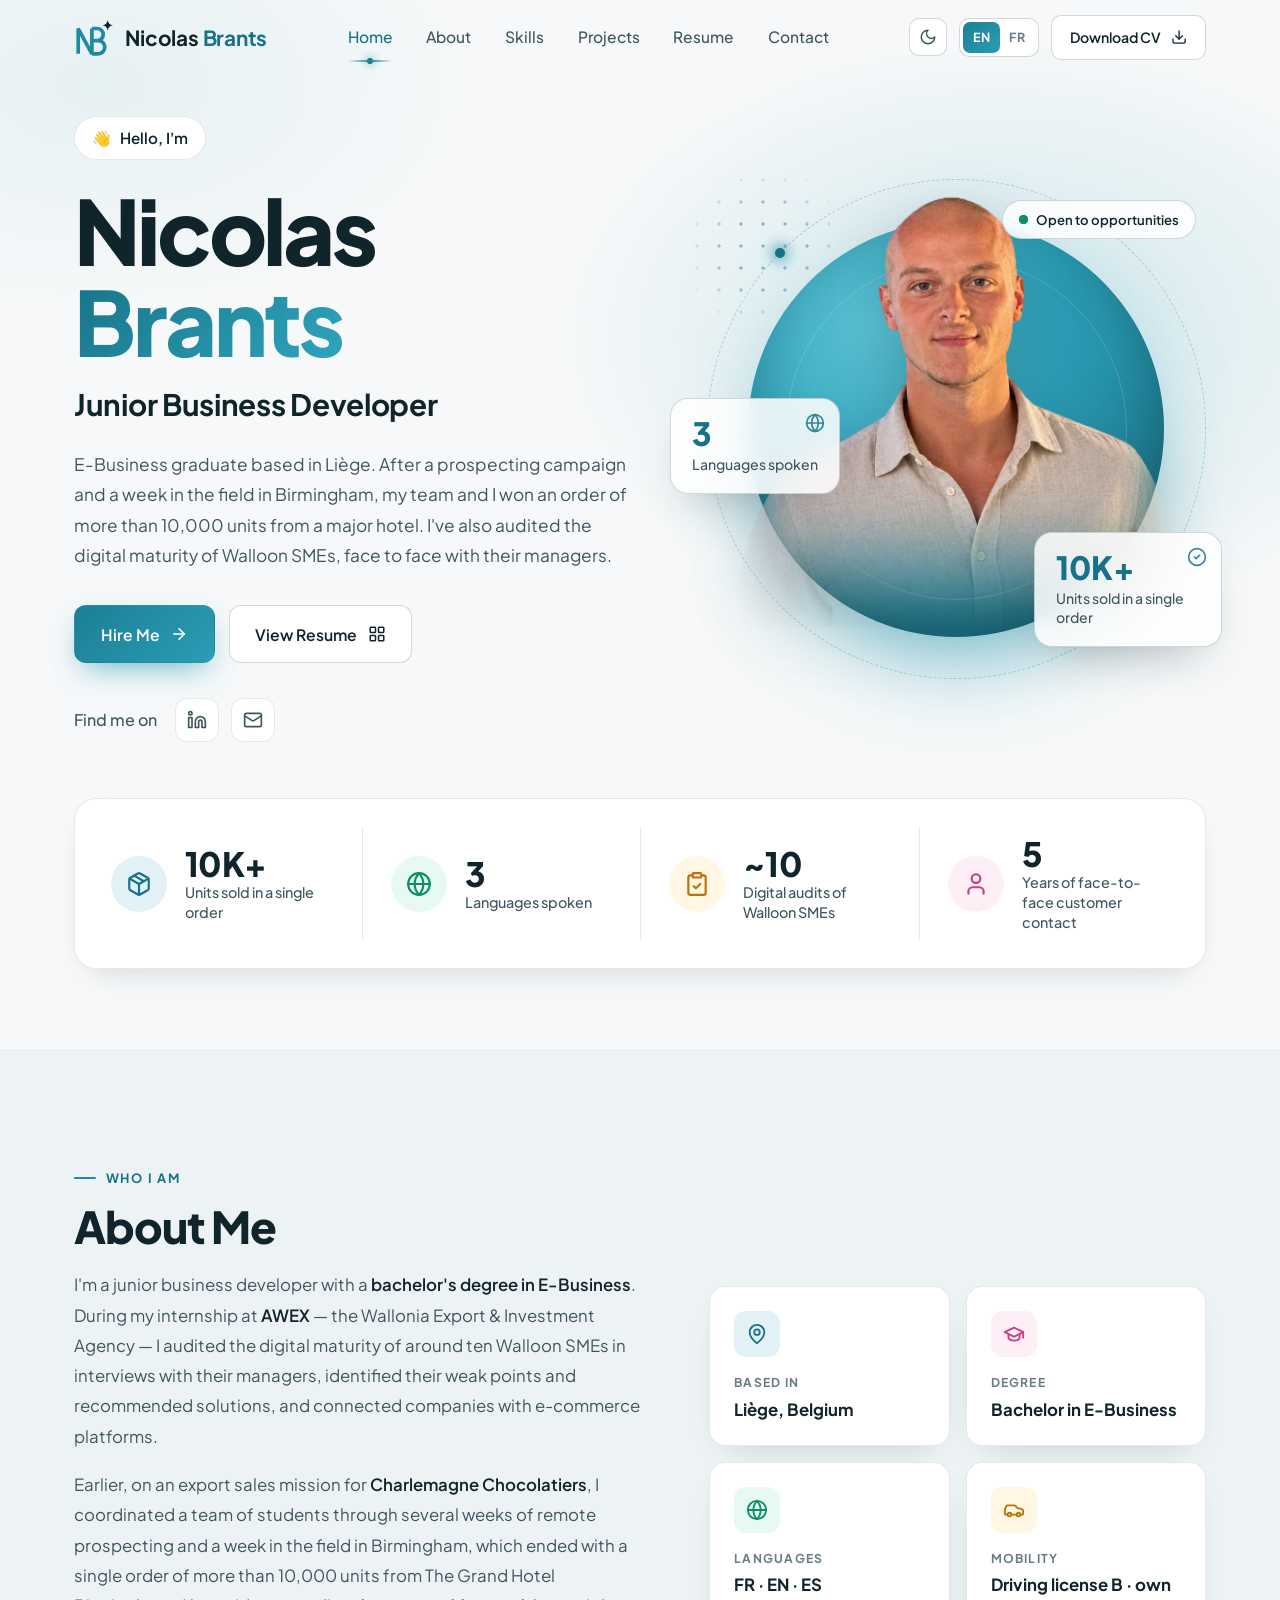
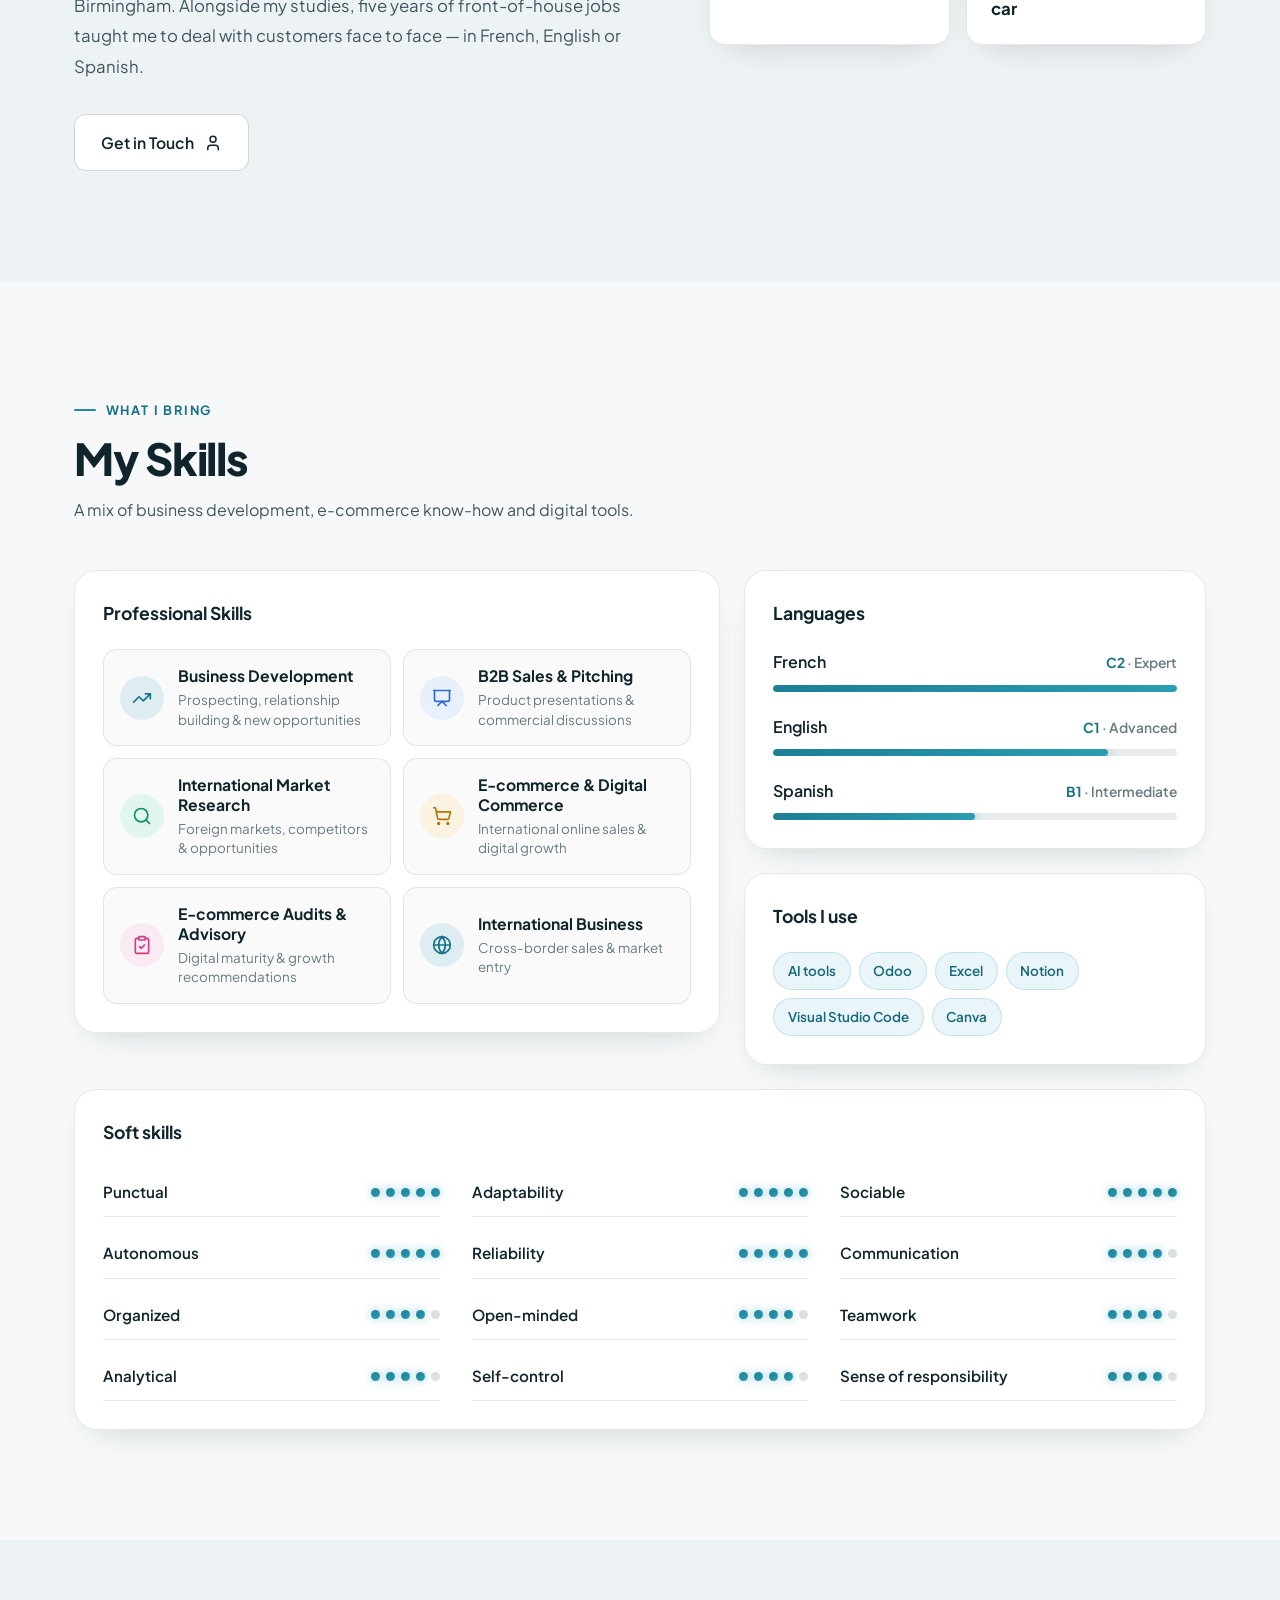
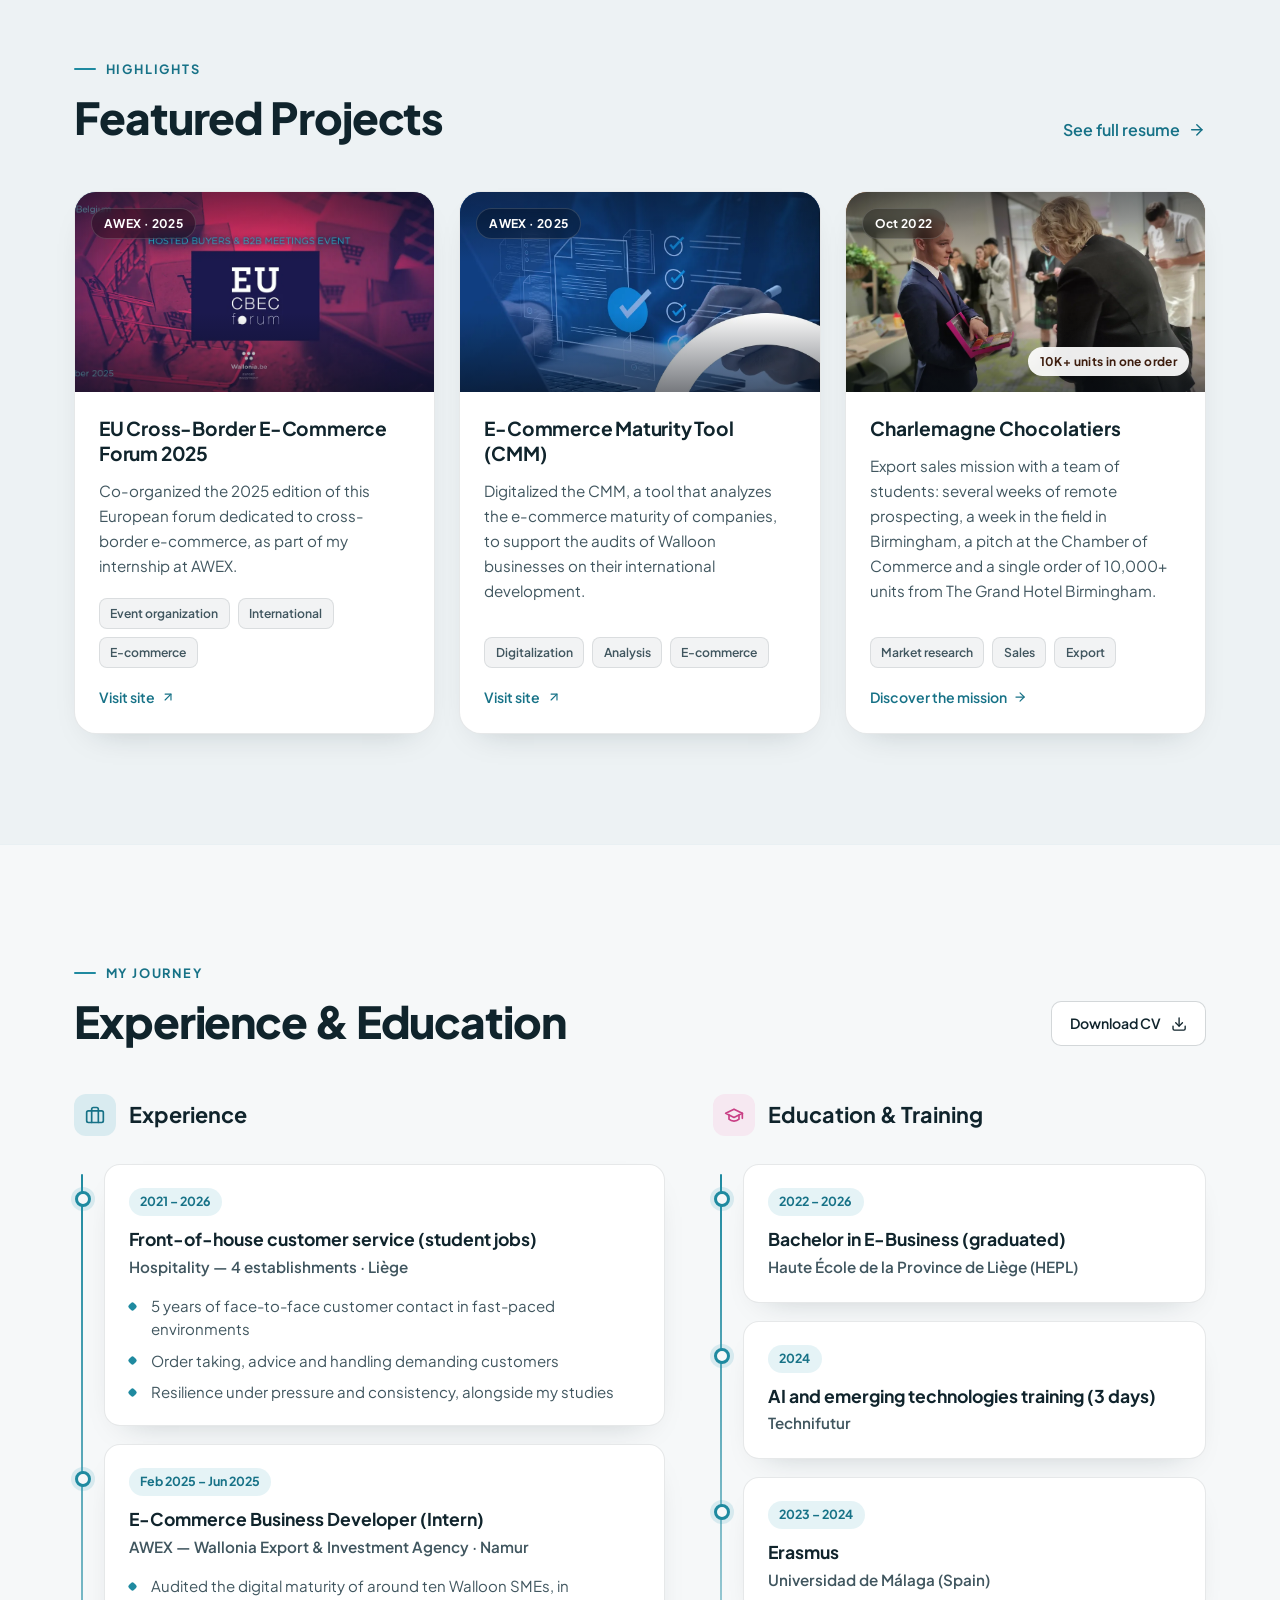
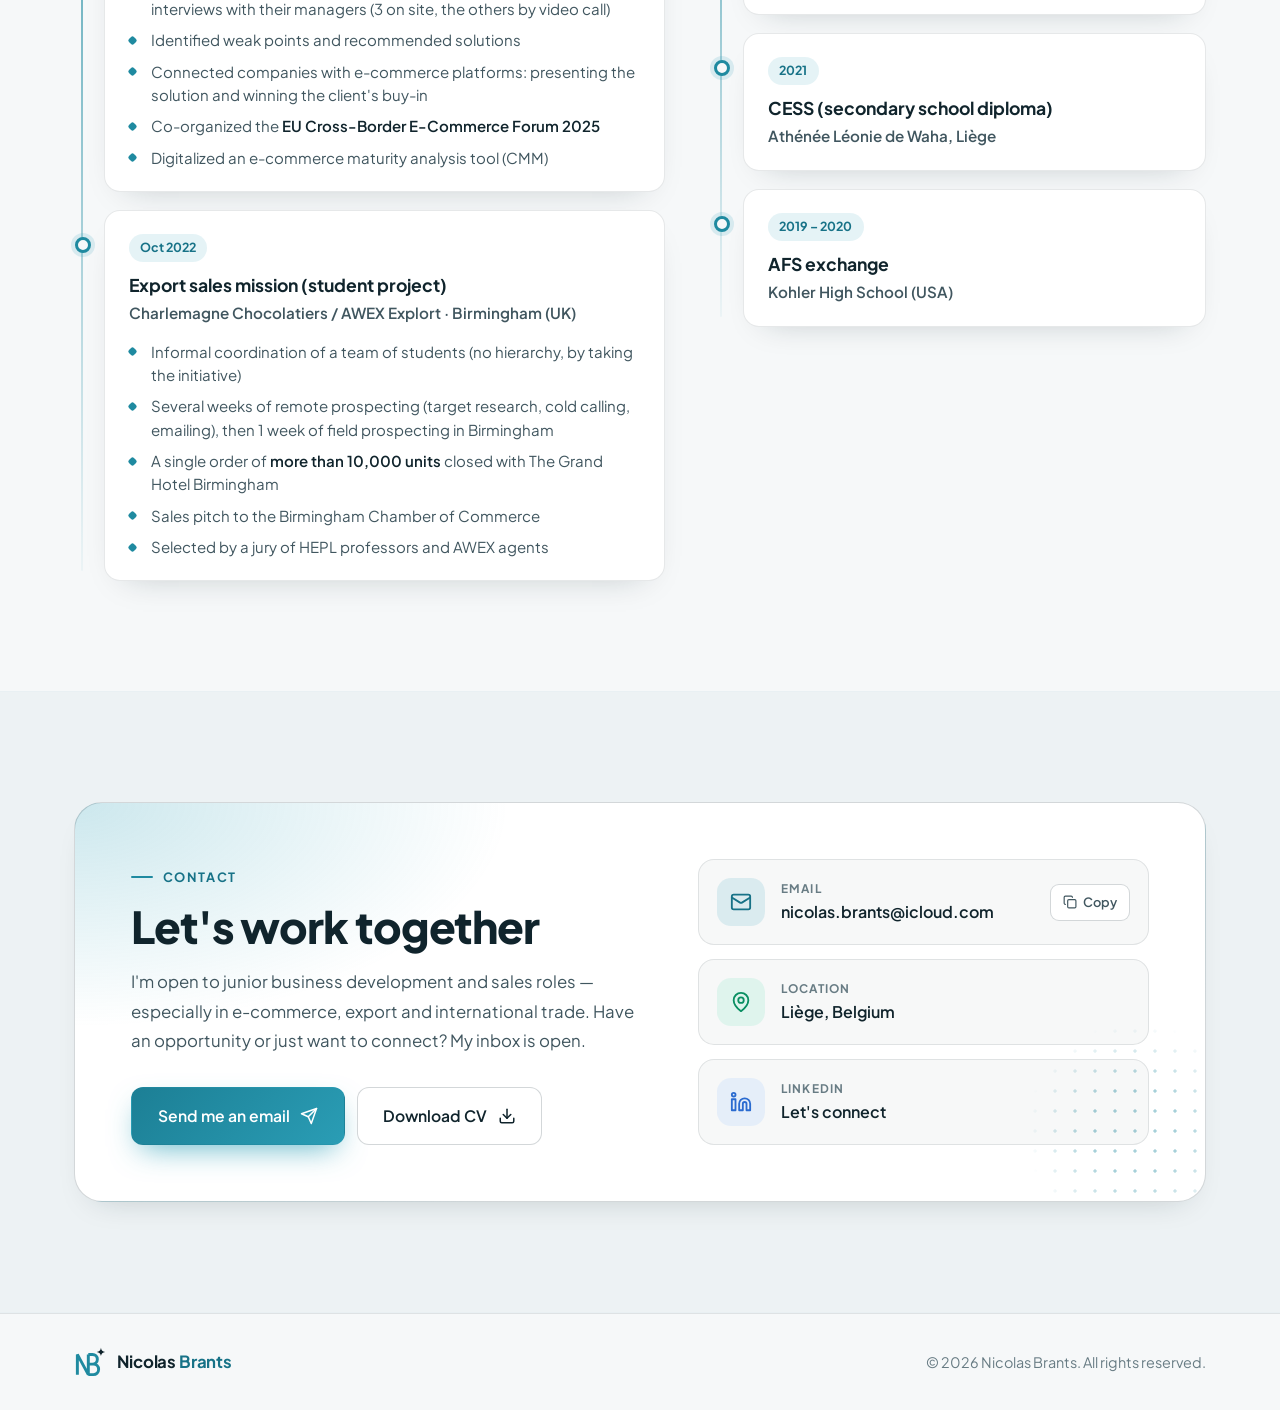
<file: index.html>
<!DOCTYPE html>
<html lang="en">
<head>
  <meta charset="UTF-8">
  <meta name="viewport" content="width=device-width, initial-scale=1">
  <title>Nicolas Brants — Junior Business Developer in Liège, Belgium</title>
  <meta name="description" content="Junior business developer based in Liège, Belgium. B2B sales, international market research and e-commerce, with experience at AWEX and an export mission to Birmingham.">
  <link rel="canonical" href="https://nicolasbrants.com/">
  <meta name="theme-color" content="#060b14">
  <meta property="og:type" content="profile">
  <meta property="og:site_name" content="Nicolas Brants">
  <meta property="og:url" content="https://nicolasbrants.com/">
  <meta property="og:title" content="Nicolas Brants — Junior Business Developer in Liège, Belgium">
  <meta property="og:description" content="B2B sales, international market research and e-commerce. Experience at AWEX and an export mission to Birmingham.">
  <meta property="og:image" content="https://nicolasbrants.com/assets/og-image.png">
  <meta property="og:image:width" content="1200">
  <meta property="og:image:height" content="630">
  <meta property="og:image:alt" content="Nicolas Brants — Junior Business Developer">
  <meta property="og:locale" content="en_US">
  <meta property="og:locale:alternate" content="fr_BE">
  <meta name="twitter:card" content="summary_large_image">
  <script type="application/ld+json">
  {
    "@context": "https://schema.org",
    "@type": "Person",
    "name": "Nicolas Brants",
    "url": "https://nicolasbrants.com/",
    "image": "https://nicolasbrants.com/assets/photo.webp",
    "jobTitle": "Junior Business Developer",
    "description": "Junior business developer specialized in B2B sales, international business and e-commerce.",
    "email": "mailto:nicolas.brants@icloud.com",
    "address": { "@type": "PostalAddress", "addressLocality": "Liège", "addressCountry": "BE" },
    "alumniOf": [
      { "@type": "CollegeOrUniversity", "name": "Haute École de la Province de Liège (HEPL)" },
      { "@type": "CollegeOrUniversity", "name": "Universidad de Málaga" }
    ],
    "knowsLanguage": ["fr", "en", "es"],
    "knowsAbout": ["Business development", "B2B sales", "International market research", "E-commerce", "Export"],
    "sameAs": ["https://www.linkedin.com/in/nicolas-brants-32a465228/"]
  }
  </script>
  <link rel="icon" href="assets/favicon.svg" type="image/svg+xml">
  <link rel="preconnect" href="https://fonts.googleapis.com">
  <link rel="preconnect" href="https://fonts.gstatic.com" crossorigin>
  <link href="https://fonts.googleapis.com/css2?family=Plus+Jakarta+Sans:wght@400;500;600;700;800&display=swap" rel="stylesheet">
  <link rel="stylesheet" href="css/styles.css?v=20261004c">
  <script>
    // Set the theme before the page paints: saved choice first, then the device setting.
    (function () {
      var root = document.documentElement, theme;
      root.classList.add('js');
      try { theme = localStorage.getItem('nb-theme'); } catch (e) {}
      if (theme !== 'light' && theme !== 'dark') {
        theme = window.matchMedia && window.matchMedia('(prefers-color-scheme: light)').matches ? 'light' : 'dark';
      }
      root.dataset.theme = theme;
    })();
  </script>
</head>
<body>

  <!-- Icon sprite -->
  <svg width="0" height="0" style="position:absolute" aria-hidden="true">
    <defs>
      <g id="logo-nb">
        <path d="M24 74V26L50 74V26M50 26H60A11.5 11.5 0 0 1 60 49H50M50 49H62A12.5 12.5 0 0 1 62 74H50" fill="none" stroke="#63c8d9" stroke-width="7" stroke-linejoin="bevel"/>
        <path d="M80 10Q81.2 18.8 90 20Q81.2 21.2 80 30Q78.8 21.2 70 20Q78.8 18.8 80 10Z" fill="#fff"/>
      </g>
    </defs>
    <symbol id="i-arrow-right" viewBox="0 0 24 24"><path d="M5 12h14"/><path d="m12 5 7 7-7 7"/></symbol>
    <symbol id="i-arrow-up-right" viewBox="0 0 24 24"><path d="M7 7h10v10"/><path d="M7 17 17 7"/></symbol>
    <symbol id="i-arrow-up" viewBox="0 0 24 24"><path d="m5 12 7-7 7 7"/><path d="M12 19V5"/></symbol>
    <symbol id="i-download" viewBox="0 0 24 24"><path d="M21 15v4a2 2 0 0 1-2 2H5a2 2 0 0 1-2-2v-4"/><path d="m7 10 5 5 5-5"/><path d="M12 15V3"/></symbol>
    <symbol id="i-grid" viewBox="0 0 24 24"><rect width="7" height="7" x="3" y="3" rx="1"/><rect width="7" height="7" x="14" y="3" rx="1"/><rect width="7" height="7" x="14" y="14" rx="1"/><rect width="7" height="7" x="3" y="14" rx="1"/></symbol>
    <symbol id="i-linkedin" viewBox="0 0 24 24"><path d="M16 8a6 6 0 0 1 6 6v7h-4v-7a2 2 0 0 0-2-2 2 2 0 0 0-2 2v7h-4v-7a6 6 0 0 1 6-6z"/><rect width="4" height="12" x="2" y="9"/><circle cx="4" cy="4" r="2"/></symbol>
    <symbol id="i-mail" viewBox="0 0 24 24"><rect width="20" height="16" x="2" y="4" rx="2"/><path d="m22 7-8.97 5.7a1.94 1.94 0 0 1-2.06 0L2 7"/></symbol>
    <symbol id="i-map-pin" viewBox="0 0 24 24"><path d="M20 10c0 6-8 12-8 12s-8-6-8-12a8 8 0 0 1 16 0Z"/><circle cx="12" cy="10" r="3"/></symbol>
    <symbol id="i-globe" viewBox="0 0 24 24"><circle cx="12" cy="12" r="10"/><path d="M12 2a14.5 14.5 0 0 0 0 20 14.5 14.5 0 0 0 0-20"/><path d="M2 12h20"/></symbol>
    <symbol id="i-check-circle" viewBox="0 0 24 24"><circle cx="12" cy="12" r="10"/><path d="m9 12 2 2 4-4"/></symbol>
    <symbol id="i-trending-up" viewBox="0 0 24 24"><path d="M22 7 13.5 15.5 8.5 10.5 2 17"/><path d="M16 7h6v6"/></symbol>
    <symbol id="i-briefcase" viewBox="0 0 24 24"><rect width="20" height="14" x="2" y="7" rx="2"/><path d="M16 21V5a2 2 0 0 0-2-2h-4a2 2 0 0 0-2 2v16"/></symbol>
    <symbol id="i-graduation" viewBox="0 0 24 24"><path d="M22 10v6"/><path d="M2 10l10-5 10 5-10 5z"/><path d="M6 12v5c3 3 9 3 12 0v-5"/></symbol>
    <symbol id="i-award" viewBox="0 0 24 24"><circle cx="12" cy="8" r="6"/><path d="M15.48 12.89 17 22l-5-3-5 3 1.52-9.11"/></symbol>
    <symbol id="i-cart" viewBox="0 0 24 24"><circle cx="8" cy="21" r="1"/><circle cx="19" cy="21" r="1"/><path d="M2.05 2.05h2l2.66 12.42a2 2 0 0 0 2 1.58h9.78a2 2 0 0 0 1.95-1.57l1.65-7.43H5.12"/></symbol>
    <symbol id="i-search" viewBox="0 0 24 24"><circle cx="11" cy="11" r="8"/><path d="m21 21-4.3-4.3"/></symbol>
    <symbol id="i-user" viewBox="0 0 24 24"><path d="M19 21v-2a4 4 0 0 0-4-4H9a4 4 0 0 0-4 4v2"/><circle cx="12" cy="7" r="4"/></symbol>
    <symbol id="i-clipboard" viewBox="0 0 24 24"><rect width="8" height="4" x="8" y="2" rx="1"/><path d="M16 4h2a2 2 0 0 1 2 2v14a2 2 0 0 1-2 2H6a2 2 0 0 1-2-2V6a2 2 0 0 1 2-2h2"/><path d="m9 14 2 2 4-4"/></symbol>
    <symbol id="i-calendar" viewBox="0 0 24 24"><rect width="18" height="18" x="3" y="4" rx="2"/><path d="M16 2v4"/><path d="M8 2v4"/><path d="M3 10h18"/></symbol>
    <symbol id="i-presentation" viewBox="0 0 24 24"><path d="M2 3h20"/><path d="M21 3v11a2 2 0 0 1-2 2H5a2 2 0 0 1-2-2V3"/><path d="m7 21 5-5 5 5"/></symbol>
    <symbol id="i-monitor" viewBox="0 0 24 24"><rect width="20" height="14" x="2" y="3" rx="2"/><path d="M8 21h8"/><path d="M12 17v4"/></symbol>
    <symbol id="i-sparkles" viewBox="0 0 24 24"><path d="M9.94 15.5A2 2 0 0 0 8.5 14.06l-6.14-1.58a.5.5 0 0 1 0-.96L8.5 9.94A2 2 0 0 0 9.94 8.5l1.58-6.14a.5.5 0 0 1 .96 0L14.06 8.5a2 2 0 0 0 1.44 1.44l6.14 1.58a.5.5 0 0 1 0 .96L15.5 14.06a2 2 0 0 0-1.44 1.44l-1.58 6.14a.5.5 0 0 1-.96 0z"/><path d="M20 3v4"/><path d="M22 5h-4"/></symbol>
    <symbol id="i-package" viewBox="0 0 24 24"><path d="m7.5 4.27 9 5.15"/><path d="M21 8a2 2 0 0 0-1-1.73l-7-4a2 2 0 0 0-2 0l-7 4A2 2 0 0 0 3 8v8a2 2 0 0 0 1 1.73l7 4a2 2 0 0 0 2 0l7-4A2 2 0 0 0 21 16Z"/><path d="m3.3 7 8.7 5 8.7-5"/><path d="M12 22V12"/></symbol>
    <symbol id="i-car" viewBox="0 0 24 24"><path d="M19 17h2c.6 0 1-.4 1-1v-3c0-.9-.7-1.7-1.5-1.9C18.7 10.6 16 10 16 10s-1.3-1.4-2.2-2.3c-.5-.4-1.1-.7-1.8-.7H5c-.6 0-1.1.4-1.4.9l-1.4 2.9A3.7 3.7 0 0 0 2 12v4c0 .6.4 1 1 1h2"/><circle cx="7" cy="17" r="2"/><path d="M9 17h6"/><circle cx="17" cy="17" r="2"/></symbol>
    <symbol id="i-sun" viewBox="0 0 24 24"><circle cx="12" cy="12" r="4"/><path d="M12 2v2"/><path d="M12 20v2"/><path d="m4.93 4.93 1.41 1.41"/><path d="m17.66 17.66 1.41 1.41"/><path d="M2 12h2"/><path d="M20 12h2"/><path d="m6.34 17.66-1.41 1.41"/><path d="m19.07 4.93-1.41 1.41"/></symbol>
    <symbol id="i-moon" viewBox="0 0 24 24"><path d="M12 3a6 6 0 0 0 9 9 9 9 0 1 1-9-9Z"/></symbol>
    <symbol id="i-menu" viewBox="0 0 24 24"><path d="M4 6h16"/><path d="M4 12h16"/><path d="M4 18h16"/></symbol>
    <symbol id="i-x" viewBox="0 0 24 24"><path d="M18 6 6 18"/><path d="m6 6 12 12"/></symbol>
    <symbol id="i-copy" viewBox="0 0 24 24"><rect width="14" height="14" x="8" y="8" rx="2"/><path d="M4 16c-1.1 0-2-.9-2-2V4c0-1.1.9-2 2-2h10c1.1 0 2 .9 2 2"/></symbol>
    <symbol id="i-send" viewBox="0 0 24 24"><path d="m22 2-7 20-4-9-9-4Z"/><path d="M22 2 11 13"/></symbol>
  </svg>

  <a class="skip-link" href="#main" data-i18n="nav.skip">Skip to content</a>

  <!-- ============ HEADER ============ -->
  <header class="site-header">
    <div class="container nav-wrap">
      <a href="#home" class="brand" aria-label="Nicolas Brants">
        <svg class="brand-mark" viewBox="16 6 76 76" aria-hidden="true"><use href="#logo-nb"/></svg>
        <span class="brand-name">Nicolas <span class="accent">Brants</span></span>
      </a>

      <nav class="nav" id="nav" data-i18n-attr="aria-label:nav.label" aria-label="Main navigation">
        <ul class="nav-links">
          <li><a href="#home" data-i18n="nav.home">Home</a></li>
          <li><a href="#about" data-i18n="nav.about">About</a></li>
          <li><a href="#skills" data-i18n="nav.skills">Skills</a></li>
          <li><a href="#projects" data-i18n="nav.projects">Projects</a></li>
          <li><a href="#resume" data-i18n="nav.resume">Resume</a></li>
          <li><a href="#contact" data-i18n="nav.contact">Contact</a></li>
        </ul>
        <button class="theme-toggle theme-toggle--menu" type="button">
          <svg class="icon" aria-hidden="true"><use href="#i-sun"/></svg>
          <span class="theme-label"></span>
        </button>
        <a class="btn btn-primary nav-cv-mobile" href="assets/Nicolas-Brants-CV.pdf" data-i18n-attr="href:cv.file" download>
          <span data-i18n="nav.cv">Download CV</span>
          <svg class="icon" aria-hidden="true"><use href="#i-download"/></svg>
        </a>
      </nav>

      <div class="nav-actions">
        <button class="theme-toggle theme-toggle--header" type="button">
          <svg class="icon" aria-hidden="true"><use href="#i-sun"/></svg>
        </button>
        <div class="lang-switch" role="group" data-i18n-attr="aria-label:nav.lang" aria-label="Language">
          <button type="button" data-lang="en" aria-pressed="true">EN</button>
          <button type="button" data-lang="fr" aria-pressed="false">FR</button>
        </div>
        <a class="btn btn-outline btn-sm cv-btn" href="assets/Nicolas-Brants-CV.pdf" data-i18n-attr="href:cv.file" download>
          <span data-i18n="nav.cv">Download CV</span>
          <svg class="icon" aria-hidden="true"><use href="#i-download"/></svg>
        </a>
        <button class="menu-toggle" type="button" aria-expanded="false" aria-controls="nav" aria-label="Open menu">
          <svg class="icon" aria-hidden="true"><use href="#i-menu"/></svg>
        </button>
      </div>
    </div>
  </header>

  <main id="main">

    <!-- ============ HERO ============ -->
    <section class="hero" id="home">
      <div class="container hero-grid">
        <div class="hero-content">
          <span class="hello-badge reveal"><span class="wave" aria-hidden="true">👋</span><span data-i18n="hero.hello">Hello, I'm</span></span>
          <h1 class="hero-name reveal" style="--d:1">Nicolas <span class="gradient-text">Brants</span></h1>
          <p class="hero-role reveal" style="--d:2" data-i18n="hero.role">Junior Business Developer</p>
          <p class="hero-pitch reveal" style="--d:3" data-i18n="hero.pitch">E-Business graduate based in Liège. After a prospecting campaign and a week in the field in Birmingham, my team and I won an order of more than 10,000 units from a major hotel. I've also audited the digital maturity of Walloon SMEs, face to face with their managers.</p>
          <div class="hero-ctas reveal" style="--d:4">
            <a href="#contact" class="btn btn-primary">
              <span data-i18n="hero.hire">Hire Me</span>
              <svg class="icon" aria-hidden="true"><use href="#i-arrow-right"/></svg>
            </a>
            <a href="#resume" class="btn btn-outline">
              <span data-i18n="hero.view">View Resume</span>
              <svg class="icon" aria-hidden="true"><use href="#i-grid"/></svg>
            </a>
          </div>
          <div class="hero-social reveal" style="--d:5">
            <span data-i18n="hero.find">Find me on</span>
            <a class="social" href="https://www.linkedin.com/in/nicolas-brants-32a465228/" target="_blank" rel="noopener" aria-label="LinkedIn">
              <svg class="icon" aria-hidden="true"><use href="#i-linkedin"/></svg>
            </a>
            <a class="social" href="mailto:nicolas.brants@icloud.com" data-i18n-attr="aria-label:aria.email" aria-label="Email">
              <svg class="icon" aria-hidden="true"><use href="#i-mail"/></svg>
            </a>
          </div>
        </div>

        <div class="hero-visual reveal" style="--d:2">
          <div class="dot-grid" aria-hidden="true"></div>
          <div class="hero-orbit" aria-hidden="true"></div>
          <div class="hero-circle">
            <span class="monogram" aria-hidden="true">NB</span>
          </div>
          <!-- Cut-out portrait (transparent PNG); the "NB" monogram shows if it's missing -->
          <img class="hero-photo" src="assets/photo.webp" alt="Nicolas Brants" width="900" height="886" onerror="this.remove()">

          <div class="float-card float-card--left">
            <svg class="icon" aria-hidden="true"><use href="#i-globe"/></svg>
            <strong data-count="3">3</strong>
            <span data-i18n="stats.languages">Languages spoken</span>
          </div>
          <div class="float-card float-card--right">
            <svg class="icon" aria-hidden="true"><use href="#i-check-circle"/></svg>
            <strong data-count="10" data-suffix="K+">10K+</strong>
            <span data-i18n="stats.units">Units sold in a single order</span>
          </div>
          <div class="status-pill">
            <span class="pulse" aria-hidden="true"></span>
            <span data-i18n="hero.status">Open to opportunities</span>
          </div>
        </div>
      </div>

      <div class="container">
        <div class="stats-bar reveal">
          <div class="stat">
            <span class="stat-icon tint-purple"><svg class="icon" aria-hidden="true"><use href="#i-package"/></svg></span>
            <div>
              <strong class="stat-value" data-count="10" data-suffix="K+">10K+</strong>
              <span class="stat-label" data-i18n="stats.units">Units sold in a single order</span>
            </div>
          </div>
          <div class="stat">
            <span class="stat-icon tint-green"><svg class="icon" aria-hidden="true"><use href="#i-globe"/></svg></span>
            <div>
              <strong class="stat-value" data-count="3">3</strong>
              <span class="stat-label" data-i18n="stats.languages">Languages spoken</span>
            </div>
          </div>
          <div class="stat">
            <span class="stat-icon tint-orange"><svg class="icon" aria-hidden="true"><use href="#i-clipboard"/></svg></span>
            <div>
              <strong class="stat-value" data-count="10" data-prefix="~">~10</strong>
              <span class="stat-label" data-i18n="stats.audits">Digital audits of Walloon SMEs</span>
            </div>
          </div>
          <div class="stat">
            <span class="stat-icon tint-pink"><svg class="icon" aria-hidden="true"><use href="#i-user"/></svg></span>
            <div>
              <strong class="stat-value" data-count="5">5</strong>
              <span class="stat-label" data-i18n="stats.service">Years of face-to-face customer contact</span>
            </div>
          </div>
        </div>
      </div>
    </section>

    <!-- ============ ABOUT ============ -->
    <section class="section section--alt" id="about" aria-labelledby="about-title">
      <div class="container about-grid">
        <div class="about-text reveal">
          <span class="eyebrow" data-i18n="about.eyebrow">Who I am</span>
          <h2 class="section-title" id="about-title" data-i18n="about.title">About Me</h2>
          <p data-i18n="about.p1">I'm a junior business developer with a <strong>bachelor's degree in E-Business</strong>. During my internship at <strong>AWEX</strong> — the Wallonia Export &amp; Investment Agency — I audited the digital maturity of around ten Walloon SMEs in interviews with their managers, identified their weak points and recommended solutions, and connected companies with e-commerce platforms.</p>
          <p data-i18n="about.p2">Earlier, on an export sales mission for <strong>Charlemagne Chocolatiers</strong>, I coordinated a team of students through several weeks of remote prospecting and a week in the field in Birmingham, which ended with a single order of more than 10,000 units from The Grand Hotel Birmingham. Alongside my studies, five years of front-of-house jobs taught me to deal with customers face to face — in French, English or Spanish.</p>
          <div class="about-actions">
            <a href="#contact" class="btn btn-outline">
              <span data-i18n="about.cta">Get in Touch</span>
              <svg class="icon" aria-hidden="true"><use href="#i-user"/></svg>
            </a>
          </div>
        </div>

        <ul class="facts">
          <li class="fact reveal" style="--d:1">
            <span class="fact-icon tint-purple"><svg class="icon" aria-hidden="true"><use href="#i-map-pin"/></svg></span>
            <span class="fact-label" data-i18n="fact.location">Based in</span>
            <span class="fact-value" data-i18n="fact.location.value">Liège, Belgium</span>
          </li>
          <li class="fact reveal" style="--d:2">
            <span class="fact-icon tint-pink"><svg class="icon" aria-hidden="true"><use href="#i-graduation"/></svg></span>
            <span class="fact-label" data-i18n="fact.degree">Degree</span>
            <span class="fact-value" data-i18n="fact.degree.value">Bachelor in E-Business</span>
          </li>
          <li class="fact reveal" style="--d:3">
            <span class="fact-icon tint-green"><svg class="icon" aria-hidden="true"><use href="#i-globe"/></svg></span>
            <span class="fact-label" data-i18n="fact.languages">Languages</span>
            <span class="fact-value">FR · EN · ES</span>
          </li>
          <li class="fact reveal" style="--d:4">
            <span class="fact-icon tint-orange"><svg class="icon" aria-hidden="true"><use href="#i-car"/></svg></span>
            <span class="fact-label" data-i18n="fact.mobility">Mobility</span>
            <span class="fact-value" data-i18n="fact.mobility.value">Driving license B · own car</span>
          </li>
        </ul>
      </div>
    </section>

    <!-- ============ SKILLS ============ -->
    <section class="section" id="skills" aria-labelledby="skills-title">
      <div class="container">
        <div class="section-head reveal">
          <div>
            <span class="eyebrow" data-i18n="skills.eyebrow">What I bring</span>
            <h2 class="section-title" id="skills-title" data-i18n="skills.title">My Skills</h2>
            <p class="section-sub" data-i18n="skills.sub">A mix of business development, e-commerce know-how and digital tools.</p>
          </div>
        </div>

        <div class="skills-grid">
          <div class="card reveal">
            <h3 class="card-title" data-i18n="skills.expertise">Professional Skills</h3>
            <ul class="expertise">
              <li class="skill-tile">
                <span class="tile-icon tint-purple"><svg class="icon" aria-hidden="true"><use href="#i-trending-up"/></svg></span>
                <div><h4 data-i18n="s1.t">Business Development</h4><p data-i18n="s1.d">Prospecting, relationship building &amp; new opportunities</p></div>
              </li>
              <li class="skill-tile">
                <span class="tile-icon tint-blue"><svg class="icon" aria-hidden="true"><use href="#i-presentation"/></svg></span>
                <div><h4 data-i18n="s2.t">B2B Sales &amp; Pitching</h4><p data-i18n="s2.d">Product presentations &amp; commercial discussions</p></div>
              </li>
              <li class="skill-tile">
                <span class="tile-icon tint-green"><svg class="icon" aria-hidden="true"><use href="#i-search"/></svg></span>
                <div><h4 data-i18n="s3.t">International Market Research</h4><p data-i18n="s3.d">Foreign markets, competitors &amp; opportunities</p></div>
              </li>
              <li class="skill-tile">
                <span class="tile-icon tint-orange"><svg class="icon" aria-hidden="true"><use href="#i-cart"/></svg></span>
                <div><h4 data-i18n="s4.t">E-commerce &amp; Digital Commerce</h4><p data-i18n="s4.d">International online sales &amp; digital growth</p></div>
              </li>
              <li class="skill-tile">
                <span class="tile-icon tint-pink"><svg class="icon" aria-hidden="true"><use href="#i-clipboard"/></svg></span>
                <div><h4 data-i18n="s5.t">E-commerce Audits &amp; Advisory</h4><p data-i18n="s5.d">Digital maturity &amp; growth recommendations</p></div>
              </li>
              <li class="skill-tile">
                <span class="tile-icon tint-purple"><svg class="icon" aria-hidden="true"><use href="#i-globe"/></svg></span>
                <div><h4 data-i18n="s6.t">International Business</h4><p data-i18n="s6.d">Cross-border sales &amp; market entry</p></div>
              </li>
            </ul>
          </div>

          <div class="skills-side">
            <div class="card reveal" style="--d:1">
              <h3 class="card-title" data-i18n="skills.languages">Languages</h3>
              <div class="lang">
                <div class="lang-row"><span class="lang-name" data-i18n="lang.fr">French</span><span class="lang-level"><b>C2</b> · <span data-i18n="lang.c2">Expert</span></span></div>
                <div class="bar"><span class="bar-fill" style="--level:100%"></span></div>
              </div>
              <div class="lang">
                <div class="lang-row"><span class="lang-name" data-i18n="lang.en">English</span><span class="lang-level"><b>C1</b> · <span data-i18n="lang.c1">Advanced</span></span></div>
                <div class="bar"><span class="bar-fill" style="--level:83%"></span></div>
              </div>
              <div class="lang">
                <div class="lang-row"><span class="lang-name" data-i18n="lang.es">Spanish</span><span class="lang-level"><b>B1</b> · <span data-i18n="lang.b1">Intermediate</span></span></div>
                <div class="bar"><span class="bar-fill" style="--level:50%"></span></div>
              </div>
            </div>

            <div class="card reveal" style="--d:2">
              <h3 class="card-title" data-i18n="skills.software">Tools I use</h3>
              <ul class="chips">
                <li class="chip" data-i18n="software.ai">AI tools</li>
                <li class="chip">Odoo</li>
                <li class="chip">Excel</li>
                <li class="chip">Notion</li>
                <li class="chip">Visual Studio Code</li>
                <li class="chip">Canva</li>
              </ul>
            </div>
          </div>
        </div>

          <div class="card soft-skills reveal">
            <h3 class="card-title" data-i18n="skills.soft">Soft skills</h3>
            <ul class="soft-grid">
              <li class="soft-skill">
                <span data-i18n="soft.punctual">Punctual</span>
                <span class="dots" data-level="5" role="img" aria-label="5/5"><i></i><i></i><i></i><i></i><i></i></span>
              </li>
              <li class="soft-skill">
                <span data-i18n="soft.adaptability">Adaptability</span>
                <span class="dots" data-level="5" role="img" aria-label="5/5"><i></i><i></i><i></i><i></i><i></i></span>
              </li>
              <li class="soft-skill">
                <span data-i18n="soft.sociable">Sociable</span>
                <span class="dots" data-level="5" role="img" aria-label="5/5"><i></i><i></i><i></i><i></i><i></i></span>
              </li>
              <li class="soft-skill">
                <span data-i18n="soft.autonomous">Autonomous</span>
                <span class="dots" data-level="5" role="img" aria-label="5/5"><i></i><i></i><i></i><i></i><i></i></span>
              </li>
              <li class="soft-skill">
                <span data-i18n="soft.reliability">Reliability</span>
                <span class="dots" data-level="5" role="img" aria-label="5/5"><i></i><i></i><i></i><i></i><i></i></span>
              </li>
              <li class="soft-skill">
                <span data-i18n="soft.communication">Communication</span>
                <span class="dots" data-level="4" role="img" aria-label="4/5"><i></i><i></i><i></i><i></i><i></i></span>
              </li>
              <li class="soft-skill">
                <span data-i18n="soft.organized">Organized</span>
                <span class="dots" data-level="4" role="img" aria-label="4/5"><i></i><i></i><i></i><i></i><i></i></span>
              </li>
              <li class="soft-skill">
                <span data-i18n="soft.openminded">Open-minded</span>
                <span class="dots" data-level="4" role="img" aria-label="4/5"><i></i><i></i><i></i><i></i><i></i></span>
              </li>
              <li class="soft-skill">
                <span data-i18n="soft.teamwork">Teamwork</span>
                <span class="dots" data-level="4" role="img" aria-label="4/5"><i></i><i></i><i></i><i></i><i></i></span>
              </li>
              <li class="soft-skill">
                <span data-i18n="soft.analytical">Analytical</span>
                <span class="dots" data-level="4" role="img" aria-label="4/5"><i></i><i></i><i></i><i></i><i></i></span>
              </li>
              <li class="soft-skill">
                <span data-i18n="soft.selfcontrol">Self-control</span>
                <span class="dots" data-level="4" role="img" aria-label="4/5"><i></i><i></i><i></i><i></i><i></i></span>
              </li>
              <li class="soft-skill">
                <span data-i18n="soft.responsibility">Sense of responsibility</span>
                <span class="dots" data-level="4" role="img" aria-label="4/5"><i></i><i></i><i></i><i></i><i></i></span>
              </li>
            </ul>
          </div>
      </div>
    </section>

    <!-- ============ PROJECTS ============ -->
    <section class="section section--alt" id="projects" aria-labelledby="projects-title">
      <div class="container">
        <div class="section-head reveal">
          <div>
            <span class="eyebrow" data-i18n="projects.eyebrow">Highlights</span>
            <h2 class="section-title" id="projects-title" data-i18n="projects.title">Featured Projects</h2>
          </div>
          <a href="#resume" class="link-arrow">
            <span data-i18n="projects.all">See full resume</span>
            <svg class="icon" aria-hidden="true"><use href="#i-arrow-right"/></svg>
          </a>
        </div>

        <div class="projects-grid">
          <article class="project project--link reveal">
            <div class="project-art project-art--1">
              <img class="project-img" src="assets/projects/forum.webp" loading="lazy" alt="EU Cross-Border E-Commerce Forum 2025" decoding="async" onerror="this.remove()">
              <span class="project-badge">AWEX · 2025</span>
            </div>
            <div class="project-body">
              <h3><a class="project-link" href="https://www.wallonieeurope.be/event/eu-cross-border-e-commerce-forum-2025/" target="_blank" rel="noopener">EU Cross-Border E-Commerce Forum 2025</a></h3>
              <p data-i18n="p1.desc">Co-organized the 2025 edition of this European forum dedicated to cross-border e-commerce, as part of my internship at AWEX.</p>
              <ul class="tags">
                <li class="tag" data-i18n="tag.events">Event organization</li>
                <li class="tag">International</li>
                <li class="tag">E-commerce</li>
              </ul>
              <span class="project-visit" aria-hidden="true">
                <span data-i18n="projects.visit">Visit site</span>
                <svg class="icon"><use href="#i-arrow-up-right"/></svg>
              </span>
            </div>
          </article>

          <article class="project project--link reveal" style="--d:1">
            <div class="project-art project-art--2">
              <img class="project-img" src="assets/projects/cmm.webp" loading="lazy" data-i18n-attr="alt:alt.cmm" alt="E-Commerce Maturity Tool (CMM)" decoding="async" onerror="this.remove()">
              <span class="project-badge">AWEX · 2025</span>
            </div>
            <div class="project-body">
              <h3><a class="project-link" href="https://export.walloniaexportinvestment.be/en/aids-services/e-commerce-support/" target="_blank" rel="noopener"><span data-i18n="p2.title">E-Commerce Maturity Tool (CMM)</span></a></h3>
              <p data-i18n="p2.desc">Digitalized the CMM, a tool that analyzes the e-commerce maturity of companies, to support the audits of Walloon businesses on their international development.</p>
              <ul class="tags">
                <li class="tag" data-i18n="tag.digital">Digitalization</li>
                <li class="tag" data-i18n="tag.analysis">Analysis</li>
                <li class="tag">E-commerce</li>
              </ul>
              <span class="project-visit" aria-hidden="true">
                <span data-i18n="projects.visit">Visit site</span>
                <svg class="icon"><use href="#i-arrow-up-right"/></svg>
              </span>
            </div>
          </article>

          <article class="project project--link project--flip reveal" style="--d:2" id="card-charlemagne">
            <div class="project-art project-art--3">
              <img class="project-img" src="assets/projects/charlemagne.webp" loading="lazy" data-i18n-attr="alt:alt.charlemagne" alt="Charlemagne Chocolatiers trade mission to the UK" decoding="async" onerror="this.remove()">
              <span class="project-badge" data-i18n="p3.badge">Oct 2022</span>
              <span class="project-metric" data-i18n="p3.metric">10K+ units in one order</span>
            </div>
            <div class="project-body">
              <h3><button class="project-link" type="button" aria-haspopup="dialog" aria-controls="story-charlemagne">Charlemagne Chocolatiers</button></h3>
              <p data-i18n="p3.desc">Export sales mission with a team of students: several weeks of remote prospecting, a week in the field in Birmingham, a pitch at the Chamber of Commerce and a single order of 10,000+ units from The Grand Hotel Birmingham.</p>
              <ul class="tags">
                <li class="tag" data-i18n="tag.research">Market research</li>
                <li class="tag" data-i18n="tag.sales">Sales</li>
                <li class="tag">Export</li>
              </ul>
              <span class="project-visit" aria-hidden="true">
                <span data-i18n="projects.story">Discover the mission</span>
                <svg class="icon"><use href="#i-arrow-right"/></svg>
              </span>
            </div>
          </article>
        </div>
      </div>
    </section>

    <!-- ============ RESUME ============ -->
    <section class="section" id="resume" aria-labelledby="resume-title">
      <div class="container">
        <div class="section-head reveal">
          <div>
            <span class="eyebrow" data-i18n="resume.eyebrow">My journey</span>
            <h2 class="section-title" id="resume-title" data-i18n="resume.title">Experience &amp; Education</h2>
          </div>
          <a class="btn btn-outline btn-sm" href="assets/Nicolas-Brants-CV.pdf" data-i18n-attr="href:cv.file" download>
            <span data-i18n="nav.cv">Download CV</span>
            <svg class="icon" aria-hidden="true"><use href="#i-download"/></svg>
          </a>
        </div>

        <div class="resume-grid">
          <div>
            <h3 class="column-title reveal">
              <span class="ct-icon tint-purple"><svg class="icon" aria-hidden="true"><use href="#i-briefcase"/></svg></span>
              <span data-i18n="resume.experience">Experience</span>
            </h3>
            <ol class="timeline">
              <li class="tl-item reveal">
                <span class="tl-date" data-i18n="x1.date">2021 – 2026</span>
                <h4 data-i18n="x1.title">Front-of-house customer service (student jobs)</h4>
                <p class="tl-org" data-i18n="x1.org">Hospitality — 4 establishments · Liège</p>
                <ul class="tl-list">
                  <li data-i18n="x1.b1">5 years of face-to-face customer contact in fast-paced environments</li>
                  <li data-i18n="x1.b2">Order taking, advice and handling demanding customers</li>
                  <li data-i18n="x1.b3">Resilience under pressure and consistency, alongside my studies</li>
                </ul>
              </li>
              <li class="tl-item reveal">
                <span class="tl-date" data-i18n="x2.date">Feb 2025 – Jun 2025</span>
                <h4 data-i18n="x2.title">E-Commerce Business Developer (Intern)</h4>
                <p class="tl-org" data-i18n="x2.org">AWEX — Wallonia Export &amp; Investment Agency · Namur</p>
                <ul class="tl-list">
                  <li data-i18n="x2.b1">Audited the digital maturity of around ten Walloon SMEs, in interviews with their managers (3 on site, the others by video call)</li>
                  <li data-i18n="x2.b2">Identified weak points and recommended solutions</li>
                  <li data-i18n="x2.b3">Connected companies with e-commerce platforms: presenting the solution and winning the client's buy-in</li>
                  <li data-i18n="x2.b4">Co-organized the <strong>EU Cross-Border E-Commerce Forum 2025</strong></li>
                  <li data-i18n="x2.b5">Digitalized an e-commerce maturity analysis tool (CMM)</li>
                </ul>
              </li>
              <li class="tl-item reveal">
                <span class="tl-date" data-i18n="x3.date">Oct 2022</span>
                <h4 data-i18n="x3.title">Export sales mission (student project)</h4>
                <p class="tl-org" data-i18n="x3.org">Charlemagne Chocolatiers / AWEX Explort · Birmingham (UK)</p>
                <ul class="tl-list">
                  <li data-i18n="x3.b1">Informal coordination of a team of students (no hierarchy, by taking the initiative)</li>
                  <li data-i18n="x3.b2">Several weeks of remote prospecting (target research, cold calling, emailing), then 1 week of field prospecting in Birmingham</li>
                  <li data-i18n="x3.b3">A single order of <strong>more than 10,000 units</strong> closed with The Grand Hotel Birmingham</li>
                  <li data-i18n="x3.b4">Sales pitch to the Birmingham Chamber of Commerce</li>
                  <li data-i18n="x3.b5">Selected by a jury of HEPL professors and AWEX agents</li>
                </ul>
              </li>
            </ol>
          </div>

          <div>
            <h3 class="column-title reveal">
              <span class="ct-icon tint-pink"><svg class="icon" aria-hidden="true"><use href="#i-graduation"/></svg></span>
              <span data-i18n="resume.education">Education &amp; Training</span>
            </h3>
            <ol class="timeline">
              <li class="tl-item reveal">
                <span class="tl-date" data-i18n="e1.date">2022 – 2026</span>
                <h4 data-i18n="e1.title">Bachelor in E-Business (graduated)</h4>
                <p class="tl-org" data-i18n="e1.org">Haute École de la Province de Liège (HEPL)</p>
              </li>
              <li class="tl-item reveal">
                <span class="tl-date" data-i18n="e2.date">2024</span>
                <h4 data-i18n="e2.title">AI and emerging technologies training (3 days)</h4>
                <p class="tl-org" data-i18n="e2.org">Technifutur</p>
              </li>
              <li class="tl-item reveal">
                <span class="tl-date" data-i18n="e3.date">2023 – 2024</span>
                <h4 data-i18n="e3.title">Erasmus</h4>
                <p class="tl-org" data-i18n="e3.org">Universidad de Málaga (Spain)</p>
              </li>
              <li class="tl-item reveal">
                <span class="tl-date" data-i18n="e4.date">2021</span>
                <h4 data-i18n="e4.title">CESS (secondary school diploma)</h4>
                <p class="tl-org" data-i18n="e4.org">Athénée Léonie de Waha, Liège</p>
              </li>
              <li class="tl-item reveal">
                <span class="tl-date" data-i18n="e5.date">2019 – 2020</span>
                <h4 data-i18n="e5.title">AFS exchange</h4>
                <p class="tl-org" data-i18n="e5.org">Kohler High School (USA)</p>
              </li>
            </ol>
          </div>
        </div>
      </div>
    </section>

    <!-- ============ CONTACT ============ -->
    <section class="section section--alt" id="contact" aria-labelledby="contact-title">
      <div class="container">
        <div class="contact-card reveal">
          <div class="contact-intro">
            <span class="eyebrow">Contact</span>
            <h2 class="section-title" id="contact-title" data-i18n="contact.title">Let's work together</h2>
            <p class="contact-text" data-i18n="contact.text">I'm open to junior business development and sales roles — especially in e-commerce, export and international trade. Have an opportunity or just want to connect? My inbox is open.</p>
            <div class="contact-ctas">
              <a href="mailto:nicolas.brants@icloud.com" class="btn btn-primary">
                <span data-i18n="contact.send">Send me an email</span>
                <svg class="icon" aria-hidden="true"><use href="#i-send"/></svg>
              </a>
              <a class="btn btn-outline" href="assets/Nicolas-Brants-CV.pdf" data-i18n-attr="href:cv.file" download>
                <span data-i18n="nav.cv">Download CV</span>
                <svg class="icon" aria-hidden="true"><use href="#i-download"/></svg>
              </a>
            </div>
          </div>

          <ul class="contact-list">
            <li class="contact-item">
              <span class="ci-icon tint-purple"><svg class="icon" aria-hidden="true"><use href="#i-mail"/></svg></span>
              <div class="ci-body">
                <span class="ci-label" data-i18n="contact.email">Email</span>
                <a class="ci-value" href="mailto:nicolas.brants@icloud.com">nicolas.brants@<wbr>icloud.com</a>
              </div>
              <button class="copy-btn" type="button" data-copy="nicolas.brants@icloud.com">
                <svg class="icon" aria-hidden="true"><use href="#i-copy"/></svg>
                <span class="copy-label" data-i18n="contact.copy">Copy</span>
              </button>
            </li>
            <li class="contact-item">
              <span class="ci-icon tint-green"><svg class="icon" aria-hidden="true"><use href="#i-map-pin"/></svg></span>
              <div class="ci-body">
                <span class="ci-label" data-i18n="contact.location">Location</span>
                <span class="ci-value" data-i18n="fact.location.value">Liège, Belgium</span>
              </div>
            </li>
            <li class="contact-item">
              <span class="ci-icon tint-blue"><svg class="icon" aria-hidden="true"><use href="#i-linkedin"/></svg></span>
              <div class="ci-body">
                <span class="ci-label">LinkedIn</span>
                <a class="ci-value" href="https://www.linkedin.com/in/nicolas-brants-32a465228/" target="_blank" rel="noopener" data-i18n="contact.linkedin">Let's connect</a>
              </div>
            </li>
          </ul>
        </div>
      </div>
    </section>
  </main>

  <!-- ============ FOOTER ============ -->
  <footer class="site-footer">
    <div class="container footer-inner">
      <a href="#home" class="brand brand--small" aria-label="Nicolas Brants">
        <svg class="brand-mark" viewBox="16 6 76 76" aria-hidden="true"><use href="#logo-nb"/></svg>
        <span class="brand-name">Nicolas <span class="accent">Brants</span></span>
      </a>
      <p>© <span id="year">2026</span> Nicolas Brants. <span data-i18n="footer.rights">All rights reserved.</span></p>
    </div>
  </footer>

  <!-- Charlemagne story: the card flies to the centre and flips to show this on its back -->
  <dialog class="story-dialog" id="story-charlemagne" aria-labelledby="story-title">
    <div class="flip">
      <div class="flip-inner">
        <div class="flip-face flip-front" aria-hidden="true"></div>
        <div class="flip-face flip-back">
          <button class="story-close" type="button" data-i18n-attr="aria-label:story.close" aria-label="Close">
            <svg class="icon" aria-hidden="true"><use href="#i-x"/></svg>
          </button>
          <div class="story-scroll">
            <span class="eyebrow" data-i18n="story.eyebrow">Charlemagne Chocolatiers · Oct 2022</span>
            <h2 class="story-title" id="story-title" data-i18n="story.title">Economic Mission — Birmingham, United Kingdom</h2>

            <ul class="story-facts">
              <li><strong data-i18n="story.f1.v">1 week</strong><span data-i18n="story.f1.l">on the ground in Birmingham</span></li>
              <li><strong data-i18n="story.f2.v">2 shops</strong><span data-i18n="story.f2.l">independent organic stores</span></li>
              <li><strong data-i18n="story.f3.v">10,000</strong><span data-i18n="story.f3.l">branded chocolates ordered by The Grand Hotel</span></li>
            </ul>

            <p data-i18n="story.p1">Through a collaboration between <strong>AWEX and HEPL</strong>, I had the opportunity to take part in a real economic mission designed to help Walloon companies explore and develop opportunities in foreign markets, while giving students hands-on experience in international business and export.</p>
            <p data-i18n="story.p2">Participation was selective. To qualify, I first conducted a <strong>market analysis of Wallonia and the UK</strong>, focusing on either the agri-food or pharmaceutical sector. I then developed a complete export strategy based on a simulated Walloon company entering the UK market. The project was presented to a panel of <strong>AWEX representatives and HEPL professors</strong>, who selected the students they felt were best prepared to represent a Walloon company abroad.</p>
            <p data-i18n="story.p3">After being selected, I had to find a company to represent: together with my team, we reached an agreement with <strong>Charlemagne Chocolatiers</strong>. With my team's help, I then developed a prospecting strategy combining desk research, cold calling and cold emailing to identify potential British customers and secure meetings ahead of the mission.</p>
            <p data-i18n="story.p4">During my week in <strong>Birmingham</strong>, I met with potential clients, visited businesses I had identified as relevant prospects and presented Charlemagne Chocolatiers at the <strong>Birmingham Chamber of Commerce</strong>. The mission resulted in sales to two independent organic shops and, more importantly, an order of <strong>10,000 branded chocolates</strong> negotiated with <strong>The Grand Hotel Birmingham</strong>, with the contract then finalized by Charlemagne Chocolatiers' sales manager. The agreement also included the possibility of recurring monthly orders of a further 10,000 units if the initial launch was successful.</p>
            <p data-i18n="story.p5">The experience gave me first-hand exposure to <strong>international prospecting, B2B sales, client meetings, commercial pitching and export business development</strong>, from market research all the way through to negotiating real commercial opportunities.</p>
          </div>
        </div>
      </div>
    </div>
  </dialog>

  <a href="#home" class="to-top" data-i18n-attr="aria-label:nav.top" aria-label="Back to top">
    <svg class="icon" aria-hidden="true"><use href="#i-arrow-up"/></svg>
  </a>

  <!-- The ?v= number makes browsers fetch the new files after an update; change it whenever css/ or js/ changes. -->
  <script src="js/i18n.js?v=20261004c"></script>
  <script src="js/main.js?v=20261004c"></script>
</body>
</html>
</file>
<file: css/styles.css>
/* =========================================================
   Nicolas Brants — personal CV site
   ========================================================= */

:root {
  --bg: #060b14;
  --bg-alt: #0a111d;
  --surface: #0f1826;
  --surface-2: #142032;
  --border: rgba(150, 196, 214, 0.10);
  --border-strong: rgba(150, 196, 214, 0.18);

  --text: #eef2f8;
  --text-soft: #c2cad8;
  --muted: #8a96ab;

  --accent: #2a9db5;
  --accent-light: #63c8d9;
  --accent-grad: linear-gradient(135deg, #1c7f95 0%, #2fa6bd 100%);

  --purple: #63c8d9;
  --green: #34d399;
  --orange: #fbbf24;
  --pink: #f472b6;
  --blue: #60a5fa;

  --radius: 16px;
  --radius-lg: 22px;
  --shadow: 0 24px 50px -20px rgba(0, 0, 0, 0.65);
  --header-h: 76px;
  --container: 1180px;
  --font: "Plus Jakarta Sans", system-ui, -apple-system, "Segoe UI", Roboto, sans-serif;
}

/* ---------- Base ---------- */
*, *::before, *::after { box-sizing: border-box; }

html {
  scroll-behavior: smooth;
  scroll-padding-top: var(--header-h);
  -webkit-text-size-adjust: 100%;
}

body {
  margin: 0;
  font-family: var(--font);
  background: var(--bg);
  color: var(--text);
  line-height: 1.6;
  -webkit-font-smoothing: antialiased;
  overflow-x: hidden;
}

img { max-width: 100%; display: block; }
a { color: inherit; text-decoration: none; }
button { font: inherit; color: inherit; cursor: pointer; }
h1, h2, h3, h4, p { margin: 0; }
ul, ol { margin: 0; padding: 0; list-style: none; }
::selection { background: rgba(42, 157, 181, 0.4); }

.container {
  width: 100%;
  max-width: var(--container);
  margin-inline: auto;
  padding-inline: 24px;
}

.icon {
  width: 1.1em;
  height: 1.1em;
  fill: none;
  stroke: currentColor;
  stroke-width: 2;
  stroke-linecap: round;
  stroke-linejoin: round;
  flex-shrink: 0;
}

.accent { color: var(--accent-light); }

.gradient-text {
  background: linear-gradient(135deg, #4fbdd0 0%, #9be3ee 100%);
  -webkit-background-clip: text;
  background-clip: text;
  color: transparent;
}

:focus-visible {
  outline: 2px solid var(--accent-light);
  outline-offset: 3px;
  border-radius: 6px;
}

.skip-link {
  position: fixed;
  left: 16px;
  top: -60px;
  z-index: 100;
  padding: 10px 16px;
  border-radius: 10px;
  background: var(--accent);
  color: #fff;
  font-weight: 600;
  transition: top 0.2s;
}
.skip-link:focus { top: 16px; }

/* Colour tints shared by icon badges */
.tint-purple { background: rgba(42, 157, 181, 0.14); color: var(--purple); }
.tint-green  { background: rgba(52, 211, 153, 0.12); color: var(--green); }
.tint-orange { background: rgba(251, 191, 36, 0.12); color: var(--orange); }
.tint-pink   { background: rgba(244, 114, 182, 0.12); color: var(--pink); }
.tint-blue   { background: rgba(96, 165, 250, 0.12); color: var(--blue); }

/* ---------- Buttons ---------- */
.btn {
  display: inline-flex;
  align-items: center;
  justify-content: center;
  gap: 0.65rem;
  padding: 0.95rem 1.6rem;
  border-radius: 12px;
  border: 1px solid transparent;
  font-weight: 600;
  font-size: 0.98rem;
  white-space: nowrap;
  transition: transform 0.2s, box-shadow 0.2s, background 0.2s, border-color 0.2s;
}
.btn .icon { width: 1.15em; height: 1.15em; transition: transform 0.2s; }

.btn-primary {
  background: var(--accent-grad);
  color: #fff;
  box-shadow: 0 12px 30px -10px rgba(42, 157, 181, 0.75);
}
.btn-primary:hover {
  transform: translateY(-2px);
  box-shadow: 0 18px 36px -10px rgba(42, 157, 181, 0.9);
}
.btn-primary:hover .icon { transform: translateX(3px); }

.btn-outline {
  border-color: var(--border-strong);
  background: rgba(255, 255, 255, 0.02);
}
.btn-outline:hover {
  border-color: var(--accent);
  background: rgba(42, 157, 181, 0.08);
  transform: translateY(-2px);
}

.btn-sm { padding: 0.65rem 1.1rem; font-size: 0.88rem; border-radius: 10px; }

/* ---------- Header ---------- */
.site-header {
  position: fixed;
  inset: 0 0 auto;
  z-index: 50;
  height: var(--header-h);
  border-bottom: 1px solid transparent;
  transition: background 0.3s, border-color 0.3s;
}
.site-header.is-scrolled,
.site-header.menu-open {
  background: rgba(6, 11, 20, 0.8);
  -webkit-backdrop-filter: blur(14px);
  backdrop-filter: blur(14px);
  border-bottom-color: var(--border);
}

.nav-wrap {
  height: 100%;
  display: flex;
  align-items: center;
  justify-content: space-between;
  gap: 24px;
}

.brand {
  display: inline-flex;
  align-items: center;
  gap: 0.7rem;
  font-weight: 700;
  font-size: 1.3rem;
  letter-spacing: -0.01em;
  white-space: nowrap;
}
.brand-mark {
  flex-shrink: 0;
  width: 40px;
  height: 40px;
  overflow: visible;
  filter: drop-shadow(0 4px 12px rgba(42, 157, 181, 0.45));
}

.nav-links { display: flex; gap: 2.1rem; }
.nav-links a {
  position: relative;
  display: inline-block;
  padding: 0.4rem 0;
  font-weight: 500;
  font-size: 0.97rem;
  color: var(--text-soft);
  transition: color 0.2s;
}
.nav-links a { white-space: nowrap; }
.nav-links a:hover { color: var(--text); }
.nav-links a.is-active { color: var(--accent-light); }
.nav-links a::before,
.nav-links a::after {
  content: "";
  position: absolute;
  left: 50%;
  opacity: 0;
  transition: opacity 0.25s, transform 0.25s;
}
.nav-links a::after {
  bottom: -6px;
  width: 100%;
  height: 2px;
  border-radius: 2px;
  background: linear-gradient(90deg, transparent, var(--accent), transparent);
  transform: translateX(-50%) scaleX(0.3);
}
.nav-links a::before {
  bottom: -8px;
  width: 6px;
  height: 6px;
  border-radius: 50%;
  background: var(--accent-light);
  transform: translateX(-50%);
  box-shadow: 0 0 10px var(--accent);
}
.nav-links a.is-active::after { opacity: 1; transform: translateX(-50%) scaleX(1); }
.nav-links a.is-active::before { opacity: 1; }

.nav-cv-mobile { display: none; }

.nav-actions { display: flex; align-items: center; gap: 12px; }

.lang-switch {
  display: flex;
  padding: 3px;
  border: 1px solid var(--border-strong);
  border-radius: 10px;
  background: rgba(255, 255, 255, 0.02);
}
.lang-switch button {
  border: 0;
  background: none;
  padding: 0.35rem 0.6rem;
  border-radius: 7px;
  font-size: 0.78rem;
  font-weight: 700;
  letter-spacing: 0.05em;
  color: var(--muted);
  transition: color 0.2s, background 0.2s;
}
.lang-switch button:hover { color: var(--text); }
.lang-switch button[aria-pressed="true"] { background: var(--accent-grad); color: #fff; }

/* ---------- Theme toggle ---------- */
.theme-toggle {
  display: grid;
  place-items: center;
  width: 38px;
  height: 38px;
  padding: 0;
  border-radius: 10px;
  border: 1px solid var(--border-strong);
  background: rgba(255, 255, 255, 0.02);
  color: var(--text-soft);
  transition: color 0.2s, border-color 0.2s, background 0.2s;
}
.theme-toggle:hover { color: var(--text); border-color: var(--accent); }
.theme-toggle .icon { width: 18px; height: 18px; }
.theme-toggle--menu { display: none; }

.menu-toggle {
  display: none;
  place-items: center;
  width: 42px;
  height: 42px;
  border-radius: 10px;
  border: 1px solid var(--border-strong);
  background: rgba(255, 255, 255, 0.02);
}
.menu-toggle .icon { width: 22px; height: 22px; }

/* ---------- Hero ---------- */
.hero {
  position: relative;
  padding: calc(var(--header-h) + 40px) 0 80px;
  overflow: hidden;
}
.hero::before {
  content: "";
  position: absolute;
  inset: 0;
  background:
    radial-gradient(620px 420px at 78% 32%, rgba(42, 157, 181, 0.2), transparent 70%),
    radial-gradient(520px 320px at 8% 8%, rgba(42, 157, 181, 0.08), transparent 70%);
  pointer-events: none;
}

.hero-grid {
  position: relative;
  display: grid;
  grid-template-columns: 1.05fr 1fr;
  align-items: center;
  gap: 48px;
  min-height: 580px;
}

.hello-badge {
  display: inline-flex;
  align-items: center;
  gap: 0.6rem;
  padding: 0.55rem 1.05rem;
  border-radius: 999px;
  background: rgba(255, 255, 255, 0.04);
  border: 1px solid var(--border);
  font-weight: 600;
  font-size: 0.95rem;
}
.wave {
  display: inline-block;
  transform-origin: 70% 70%;
  animation: wave 2.6s ease-in-out infinite;
}
@keyframes wave {
  0%, 60%, 100% { transform: rotate(0); }
  10%, 30% { transform: rotate(14deg); }
  20% { transform: rotate(-8deg); }
  40% { transform: rotate(-4deg); }
  50% { transform: rotate(10deg); }
}

.hero-name {
  margin-top: 1.5rem;
  font-size: clamp(3rem, 7vw, 5.6rem);
  font-weight: 800;
  line-height: 1.02;
  letter-spacing: -0.035em;
}
.hero-role {
  margin-top: 0.9rem;
  font-size: clamp(1.3rem, 2.4vw, 1.85rem);
  font-weight: 700;
  letter-spacing: -0.01em;
}
.hero-pitch {
  margin-top: 1.3rem;
  max-width: 35rem;
  color: var(--text-soft);
  font-size: 1.08rem;
  line-height: 1.75;
}
.hero-ctas { margin-top: 2.2rem; display: flex; flex-wrap: wrap; gap: 14px; }

.hero-social {
  margin-top: 2.2rem;
  display: flex;
  align-items: center;
  gap: 12px;
  color: var(--text-soft);
  font-weight: 500;
}
.hero-social > span { margin-right: 6px; }
.social {
  display: grid;
  place-items: center;
  width: 44px;
  height: 44px;
  border-radius: 12px;
  border: 1px solid var(--border);
  background: rgba(255, 255, 255, 0.02);
  transition: color 0.2s, border-color 0.2s, background 0.2s, transform 0.2s;
}
.social .icon { width: 20px; height: 20px; }
.social:hover {
  border-color: var(--accent);
  background: rgba(42, 157, 181, 0.12);
  transform: translateY(-2px);
}

/* Hero visual */
.hero-visual {
  position: relative;
  width: 100%;
  max-width: 520px;
  aspect-ratio: 1 / 1;
  justify-self: end;
}

.dot-grid {
  position: absolute;
  top: 0;
  left: 0;
  width: 160px;
  height: 160px;
  background-image: radial-gradient(rgba(99, 200, 217, 0.4) 1.5px, transparent 1.7px);
  background-size: 22px 22px;
  -webkit-mask-image: radial-gradient(circle at center, #000 35%, transparent 75%);
  mask-image: radial-gradient(circle at center, #000 35%, transparent 75%);
}

.hero-orbit {
  position: absolute;
  top: 2%;
  left: 4%;
  width: 96%;
  aspect-ratio: 1;
  border-radius: 50%;
  border: 1px dashed rgba(99, 200, 217, 0.22);
  animation: spin 60s linear infinite;
}
.hero-orbit::after {
  content: "";
  position: absolute;
  top: 14.6%;
  left: 14.6%;
  width: 10px;
  height: 10px;
  margin: -5px 0 0 -5px;
  border-radius: 50%;
  background: var(--accent-light);
  box-shadow: 0 0 14px 2px var(--accent);
}
@keyframes spin { to { transform: rotate(360deg); } }

.hero-circle {
  position: absolute;
  top: 10%;
  left: 12%;
  width: 80%;
  aspect-ratio: 1;
  border-radius: 50%;
  display: grid;
  place-items: center;
  overflow: hidden;
  background: radial-gradient(circle at 30% 25%, #5cc4d6 0%, #2a9db5 45%, #17687c 100%);
  box-shadow:
    0 40px 90px -25px rgba(42, 157, 181, 0.7),
    inset 0 -30px 60px rgba(0, 0, 0, 0.25);
}
.hero-circle::before {
  content: "";
  position: absolute;
  inset: 9%;
  border-radius: 50%;
  border: 1px solid rgba(255, 255, 255, 0.16);
}
.monogram {
  position: relative;
  font-size: clamp(5rem, 11vw, 9rem);
  font-weight: 800;
  letter-spacing: -0.05em;
  color: rgba(255, 255, 255, 0.95);
  text-shadow: 0 12px 40px rgba(8, 60, 75, 0.45);
}
/* Cut-out portrait standing in front of the circle, head rising above it */
.hero-photo {
  position: absolute;
  z-index: 1;
  bottom: 12%;
  left: 10%;
  width: 84%;
  height: auto;
  filter: drop-shadow(0 24px 40px rgba(2, 8, 18, 0.45));
  /* the fade into the circle is baked into the PNG */
}
.hero-visual:has(.hero-photo) .monogram { display: none; }

.float-card {
  position: absolute;
  z-index: 2;
  display: flex;
  flex-direction: column;
  gap: 0.35rem;
  min-width: 158px;
  padding: 1.15rem 1.3rem;
  border-radius: 18px;
  background: rgba(15, 24, 38, 0.72);
  border: 1px solid var(--border-strong);
  -webkit-backdrop-filter: blur(14px);
  backdrop-filter: blur(14px);
  box-shadow: var(--shadow);
  animation: float 6s ease-in-out infinite;
}
.float-card strong {
  font-size: 2rem;
  font-weight: 800;
  line-height: 1;
  color: var(--accent-light);
}
.float-card span {
  max-width: 9rem;
  font-size: 0.88rem;
  font-weight: 500;
  line-height: 1.4;
  color: var(--text-soft);
}
.float-card .icon {
  position: absolute;
  top: 14px;
  right: 14px;
  width: 20px;
  height: 20px;
  color: var(--accent-light);
  opacity: 0.85;
}
.float-card--left { left: -3%; top: 44%; }
.float-card--right { right: -3%; bottom: 8%; animation-delay: -3s; }
@keyframes float {
  0%, 100% { transform: translateY(0); }
  50% { transform: translateY(-10px); }
}

.status-pill {
  position: absolute;
  z-index: 2;
  top: 6%;
  right: 2%;
  display: inline-flex;
  align-items: center;
  gap: 0.55rem;
  padding: 0.5rem 0.95rem;
  border-radius: 999px;
  background: rgba(15, 24, 38, 0.78);
  border: 1px solid var(--border-strong);
  -webkit-backdrop-filter: blur(12px);
  backdrop-filter: blur(12px);
  font-size: 0.82rem;
  font-weight: 600;
}
.pulse {
  position: relative;
  width: 9px;
  height: 9px;
  border-radius: 50%;
  background: var(--green);
}
.pulse::after {
  content: "";
  position: absolute;
  inset: 0;
  border-radius: 50%;
  background: var(--green);
  animation: pulse 2s ease-out infinite;
}
@keyframes pulse {
  0% { transform: scale(1); opacity: 0.7; }
  100% { transform: scale(2.8); opacity: 0; }
}

/* Stats bar */
.stats-bar {
  margin-top: 56px;
  display: grid;
  grid-template-columns: repeat(4, 1fr);
  padding: 28px 8px;
  border-radius: var(--radius-lg);
  background: linear-gradient(180deg, rgba(20, 32, 50, 0.75), rgba(15, 24, 38, 0.75));
  border: 1px solid var(--border);
}
.stat {
  display: flex;
  align-items: center;
  gap: 18px;
  padding: 8px 28px;
  border-left: 1px solid var(--border);
}
.stat:first-child { border-left: 0; }
.stat-icon {
  display: grid;
  place-items: center;
  flex-shrink: 0;
  width: 56px;
  height: 56px;
  border-radius: 50%;
}
.stat-icon .icon { width: 26px; height: 26px; }
.stat-value {
  display: block;
  font-size: 2.1rem;
  font-weight: 800;
  line-height: 1.1;
  letter-spacing: -0.02em;
}
.stat-label {
  display: block;
  font-size: 0.9rem;
  font-weight: 500;
  line-height: 1.4;
  color: var(--text-soft);
}

/* ---------- Sections ---------- */
.section { padding: 110px 0; }
.section--alt {
  background: var(--bg-alt);
  border-block: 1px solid rgba(150, 196, 214, 0.05);
}

.section-head {
  display: flex;
  align-items: flex-end;
  justify-content: space-between;
  gap: 24px;
  margin-bottom: 48px;
}

.eyebrow {
  display: inline-flex;
  align-items: center;
  gap: 0.6rem;
  margin-bottom: 0.8rem;
  font-size: 0.8rem;
  font-weight: 700;
  letter-spacing: 0.14em;
  text-transform: uppercase;
  color: var(--accent-light);
}
.eyebrow::before {
  content: "";
  width: 22px;
  height: 2px;
  border-radius: 2px;
  background: var(--accent);
}

.section-title {
  font-size: clamp(2rem, 4vw, 2.75rem);
  font-weight: 800;
  line-height: 1.15;
  letter-spacing: -0.025em;
}
.section-sub { margin-top: 0.8rem; max-width: 36rem; color: var(--text-soft); }

.link-arrow {
  display: inline-flex;
  align-items: center;
  gap: 0.5rem;
  font-weight: 600;
  color: var(--accent-light);
  white-space: nowrap;
}
.link-arrow .icon { transition: transform 0.2s; }
.link-arrow:hover .icon { transform: translateX(4px); }

.card {
  padding: 28px;
  border-radius: var(--radius-lg);
  background: var(--surface);
  border: 1px solid var(--border);
}
.card-title { margin-bottom: 22px; font-size: 1.1rem; font-weight: 700; }

/* ---------- About ---------- */
.about-grid {
  display: grid;
  grid-template-columns: 1.15fr 1fr;
  gap: 64px;
  align-items: center;
}
.about-text p {
  margin-top: 1.15rem;
  font-size: 1.05rem;
  line-height: 1.8;
  color: var(--text-soft);
}
.about-text p strong { color: var(--text); font-weight: 600; }
.about-actions { margin-top: 2rem; display: flex; flex-wrap: wrap; gap: 12px; }

.facts { display: grid; grid-template-columns: 1fr 1fr; gap: 16px; }
.fact {
  display: flex;
  flex-direction: column;
  padding: 24px;
  border-radius: var(--radius);
  background: var(--surface);
  border: 1px solid var(--border);
  transition: border-color 0.25s, transform 0.25s;
}
.fact:hover { border-color: var(--border-strong); transform: translateY(-3px); }
.fact-icon {
  display: grid;
  place-items: center;
  width: 46px;
  height: 46px;
  margin-bottom: 16px;
  border-radius: 12px;
}
.fact-icon .icon { width: 22px; height: 22px; }
.fact-label {
  font-size: 0.76rem;
  font-weight: 700;
  letter-spacing: 0.1em;
  text-transform: uppercase;
  color: var(--muted);
}
.fact-value { margin-top: 0.3rem; font-size: 1.05rem; font-weight: 700; line-height: 1.4; }

/* ---------- Skills ---------- */
.skills-grid {
  display: grid;
  grid-template-columns: 1.4fr 1fr;
  gap: 24px;
  align-items: start;
}
.expertise { display: grid; grid-template-columns: 1fr 1fr; gap: 12px; }
.skill-tile {
  display: flex;
  align-items: center;
  gap: 14px;
  padding: 16px;
  border-radius: 14px;
  background: rgba(255, 255, 255, 0.02);
  border: 1px solid var(--border);
  transition: border-color 0.25s, background 0.25s;
}
.skill-tile:hover { border-color: rgba(42, 157, 181, 0.45); background: rgba(42, 157, 181, 0.06); }
.tile-icon {
  display: grid;
  place-items: center;
  flex-shrink: 0;
  width: 44px;
  height: 44px;
  border-radius: 50%;
}
.tile-icon .icon { width: 20px; height: 20px; }
.skill-tile h4 { font-size: 0.98rem; font-weight: 700; line-height: 1.3; }
.skill-tile p { margin-top: 0.2rem; font-size: 0.84rem; line-height: 1.45; color: var(--muted); }

.skills-side { display: flex; flex-direction: column; gap: 24px; }

.lang + .lang { margin-top: 22px; }
.lang-row {
  display: flex;
  justify-content: space-between;
  align-items: baseline;
  gap: 12px;
  margin-bottom: 0.6rem;
}
.lang-name { font-weight: 600; }
.lang-level { font-size: 0.86rem; font-weight: 600; color: var(--muted); }
.lang-level b { color: var(--accent-light); }
.bar {
  height: 7px;
  border-radius: 99px;
  background: rgba(255, 255, 255, 0.07);
  overflow: hidden;
}
.bar-fill {
  display: block;
  width: 0;
  height: 100%;
  border-radius: inherit;
  background: var(--accent-grad);
  box-shadow: 0 0 12px rgba(42, 157, 181, 0.6);
  transition: width 1.4s cubic-bezier(0.2, 0.8, 0.2, 1) 0.2s;
}
html:not(.js) .bar-fill,
.is-visible .bar-fill { width: var(--level); }

.chips { display: flex; flex-wrap: wrap; gap: 8px; }
.chip {
  padding: 0.45rem 0.85rem;
  border-radius: 999px;
  font-size: 0.84rem;
  font-weight: 600;
  color: #c9f0f6;
  background: rgba(42, 157, 181, 0.1);
  border: 1px solid rgba(42, 157, 181, 0.22);
}

.soft-skills { margin-top: 24px; }
.soft-grid {
  display: grid;
  grid-template-columns: repeat(3, 1fr);
  gap: 12px 32px;
}
.soft-skill {
  display: flex;
  align-items: center;
  justify-content: space-between;
  gap: 16px;
  padding: 12px 0;
  border-bottom: 1px solid var(--border);
  font-weight: 600;
  font-size: 0.95rem;
}
.dots { display: inline-flex; gap: 6px; flex-shrink: 0; }
.dots i {
  width: 9px;
  height: 9px;
  border-radius: 50%;
  background: var(--accent-grad);
  box-shadow: 0 0 8px rgba(42, 157, 181, 0.5);
}
.dots[data-level="4"] i:nth-child(n + 5) {
  background: rgba(255, 255, 255, 0.1);
  box-shadow: none;
}

/* ---------- Projects ---------- */
.projects-grid { display: grid; grid-template-columns: repeat(3, 1fr); gap: 24px; }
.project {
  display: flex;
  flex-direction: column;
  overflow: hidden;
  border-radius: var(--radius-lg);
  background: var(--surface);
  border: 1px solid var(--border);
  transition: transform 0.3s, border-color 0.3s, box-shadow 0.3s;
}
.project:hover {
  transform: translateY(-6px);
  border-color: rgba(42, 157, 181, 0.4);
  box-shadow: 0 30px 60px -30px rgba(42, 157, 181, 0.5);
}

.project-art {
  position: relative;
  height: 200px;
  display: grid;
  place-items: center;
  overflow: hidden;
}
.project-img {
  position: absolute;
  inset: 0;
  width: 100%;
  height: 100%;
  object-fit: cover;
  transition: transform 0.6s cubic-bezier(0.2, 0.7, 0.2, 1);
}
.project:hover .project-img { transform: scale(1.05); }

/* Darkens the photo edges so the badges stay readable */
.project-art::before {
  content: "";
  position: absolute;
  inset: 0;
  z-index: 1;
  background:
    linear-gradient(180deg, rgba(6, 11, 20, 0.45) 0%, transparent 35%, transparent 60%, rgba(6, 11, 20, 0.55) 100%);
  pointer-events: none;
}
.project-art--1 { background: radial-gradient(circle at 25% 20%, rgba(120, 215, 230, 0.55), transparent 55%), linear-gradient(135deg, #1f8aa0, #0c3340); }
.project-art--2 { background: radial-gradient(circle at 75% 20%, rgba(110, 200, 255, 0.45), transparent 55%), linear-gradient(135deg, #1f77c4, #102a5c); }
.project-art--3 { background: radial-gradient(circle at 25% 80%, rgba(255, 190, 120, 0.4), transparent 55%), linear-gradient(135deg, #b8652f, #3d1d0e); }

.project-badge,
.project-metric {
  position: absolute;
  z-index: 2;
  padding: 0.32rem 0.75rem;
  border-radius: 999px;
  font-size: 0.75rem;
  font-weight: 700;
  letter-spacing: 0.03em;
  background: rgba(0, 0, 0, 0.3);
  border: 1px solid rgba(255, 255, 255, 0.15);
  -webkit-backdrop-filter: blur(6px);
  backdrop-filter: blur(6px);
}
.project-badge { top: 16px; left: 16px; }
.project-metric { bottom: 16px; right: 16px; background: rgba(255, 255, 255, 0.92); color: #3d1d0e; border: 0; }

.project-body { display: flex; flex-direction: column; flex: 1; gap: 12px; padding: 24px; }
.project h3 { font-size: 1.2rem; font-weight: 700; line-height: 1.3; letter-spacing: -0.01em; }
.project p { font-size: 0.95rem; line-height: 1.65; color: var(--text-soft); }

.tags { display: flex; flex-wrap: wrap; gap: 8px; margin-top: auto; padding-top: 8px; }

/* Clickable cards: the title link stretches over the whole card */
.project--link { position: relative; }
.project-link { color: inherit; transition: color 0.2s; }
.project-link::after {
  content: "";
  position: absolute;
  inset: 0;
  z-index: 3;
  border-radius: inherit;
}
.project-link:focus-visible { outline: none; }
.project--link:has(.project-link:focus-visible) {
  outline: 2px solid var(--accent-light);
  outline-offset: 4px;
}
.project--link:hover .project-link { color: var(--accent-light); }

.project-visit {
  display: inline-flex;
  align-items: center;
  gap: 0.4rem;
  padding-top: 6px;
  font-size: 0.88rem;
  font-weight: 600;
  color: var(--accent-light);
}
.project-visit .icon { width: 1em; height: 1em; transition: transform 0.2s; }
.project--link:hover .project-visit .icon { transform: translate(2px, -2px); }
.project--flip:hover .project-visit .icon { transform: translateX(3px); }

/* Flip-card trigger is a button styled like the title link */
button.project-link {
  padding: 0;
  border: 0;
  background: none;
  font: inherit;
  text-align: left;
  cursor: pointer;
}

/* ---------- Story dialog (Charlemagne card flips open) ---------- */
.story-dialog {
  position: fixed;
  inset: 0;
  width: 100%;
  height: 100%;
  max-width: none;
  max-height: none;
  margin: 0;
  padding: 0;
  border: 0;
  background: transparent;
  color: var(--text);
  overflow: hidden;
}
.story-dialog::backdrop {
  background: rgba(3, 7, 12, 0.72);
  -webkit-backdrop-filter: blur(6px);
  backdrop-filter: blur(6px);
  opacity: 0;
  transition: opacity 0.45s;
}
.story-dialog.is-open::backdrop { opacity: 1; }

.flip {
  position: fixed;
  perspective: 1800px;
}
.flip-inner {
  position: relative;
  width: 100%;
  height: 100%;
  transform-style: preserve-3d;
}
.flip-face {
  position: absolute;
  inset: 0;
  overflow: hidden;
  border-radius: var(--radius-lg);
  -webkit-backface-visibility: hidden;
  backface-visibility: hidden;
}
.flip-front {
  display: flex;
  flex-direction: column;
  background: var(--surface);
  border: 1px solid var(--border);
}
.flip-front .project-art { flex-shrink: 0; }
.flip-front.project,
.flip-front.project:hover { transform: none; box-shadow: none; transition: none; }
.flip-back {
  transform: rotateY(180deg);
  background:
    radial-gradient(560px 280px at 0% 0%, rgba(42, 157, 181, 0.22), transparent 70%),
    var(--surface);
  border: 1px solid var(--border-strong);
  box-shadow: 0 40px 90px -30px rgba(0, 0, 0, 0.8), 0 0 60px -20px rgba(42, 157, 181, 0.35);
}

.story-close {
  position: absolute;
  top: 16px;
  right: 16px;
  z-index: 2;
  display: grid;
  place-items: center;
  width: 40px;
  height: 40px;
  border-radius: 12px;
  border: 1px solid var(--border-strong);
  background: rgba(6, 11, 20, 0.6);
  color: var(--text);
  transition: border-color 0.2s, background 0.2s;
}
.story-close:hover { border-color: var(--accent); background: rgba(42, 157, 181, 0.15); }
.story-close .icon { width: 20px; height: 20px; }

.story-scroll {
  height: 100%;
  overflow-y: auto;
  overscroll-behavior: contain;
  padding: 44px 48px 40px;
}
.story-scroll > .eyebrow { display: flex; margin-right: 52px; }  /* clear the close button */
.story-title {
  margin-top: 0.2rem;
  padding-right: 48px;
  font-size: clamp(1.45rem, 3vw, 2rem);
  font-weight: 800;
  line-height: 1.2;
  letter-spacing: -0.02em;
}
.story-facts {
  display: grid;
  grid-template-columns: repeat(3, 1fr);
  gap: 12px;
  margin: 24px 0 26px;
}
.story-facts li {
  display: flex;
  flex-direction: column;
  gap: 0.2rem;
  padding: 16px;
  border-radius: 14px;
  background: rgba(42, 157, 181, 0.08);
  border: 1px solid rgba(42, 157, 181, 0.2);
}
.story-facts strong { font-size: 1.35rem; font-weight: 800; color: var(--accent-light); line-height: 1.1; }
.story-facts span { font-size: 0.82rem; line-height: 1.4; color: var(--text-soft); }
.story-scroll p {
  font-size: 1rem;
  line-height: 1.75;
  color: var(--text-soft);
}
.story-scroll p + p { margin-top: 1rem; }
.story-scroll p strong { color: var(--text); font-weight: 600; }
.tag {
  padding: 0.3rem 0.65rem;
  border-radius: 8px;
  font-size: 0.76rem;
  font-weight: 600;
  color: var(--text-soft);
  background: rgba(255, 255, 255, 0.05);
  border: 1px solid var(--border);
}

/* ---------- Resume ---------- */
.resume-grid {
  display: grid;
  grid-template-columns: 1.2fr 1fr;
  gap: 48px;
  align-items: start;
}
.column-title {
  display: flex;
  align-items: center;
  gap: 0.8rem;
  margin-bottom: 28px;
  font-size: 1.35rem;
  font-weight: 700;
}
.ct-icon {
  display: grid;
  place-items: center;
  width: 42px;
  height: 42px;
  border-radius: 12px;
}
.ct-icon .icon { width: 20px; height: 20px; }

.timeline { position: relative; padding-left: 30px; }
.timeline::before {
  content: "";
  position: absolute;
  left: 7px;
  top: 10px;
  bottom: 10px;
  width: 2px;
  border-radius: 2px;
  background: linear-gradient(var(--accent), rgba(42, 157, 181, 0.05));
}
.tl-item {
  position: relative;
  padding: 22px 24px;
  border-radius: var(--radius);
  background: var(--surface);
  border: 1px solid var(--border);
  transition: border-color 0.25s;
}
.tl-item + .tl-item { margin-top: 18px; }
.tl-item:hover { border-color: var(--border-strong); }
.tl-item::before {
  content: "";
  position: absolute;
  left: -30px;
  top: 26px;
  width: 16px;
  height: 16px;
  border-radius: 50%;
  background: var(--bg);
  border: 3px solid var(--accent);
  box-shadow: 0 0 0 4px rgba(42, 157, 181, 0.15);
}
.tl-date {
  display: inline-block;
  margin-bottom: 0.75rem;
  padding: 0.25rem 0.7rem;
  border-radius: 999px;
  font-size: 0.78rem;
  font-weight: 700;
  color: var(--accent-light);
  background: rgba(42, 157, 181, 0.12);
}
.tl-item h4 { font-size: 1.1rem; font-weight: 700; line-height: 1.35; }
.tl-org { margin-top: 0.2rem; font-size: 0.95rem; font-weight: 600; color: var(--text-soft); }
.tl-intro, .tl-desc { margin-top: 0.7rem; font-size: 0.93rem; line-height: 1.6; color: var(--muted); }
.tl-list { display: grid; gap: 0.5rem; margin-top: 0.9rem; }
.tl-list li {
  position: relative;
  padding-left: 1.35rem;
  font-size: 0.94rem;
  line-height: 1.55;
  color: var(--text-soft);
}
.tl-list li::before {
  content: "";
  position: absolute;
  left: 0;
  top: 0.58em;
  width: 7px;
  height: 7px;
  border-radius: 2px;
  background: var(--accent);
  transform: rotate(45deg);
}
.tl-list li strong { color: var(--text); font-weight: 600; }

/* ---------- Contact ---------- */
.contact-card {
  position: relative;
  display: grid;
  grid-template-columns: 1.15fr 1fr;
  gap: 48px;
  align-items: center;
  padding: 56px;
  overflow: hidden;
  border-radius: 28px;
  background:
    radial-gradient(620px 320px at 0% 0%, rgba(42, 157, 181, 0.24), transparent 70%),
    var(--surface);
  border: 1px solid var(--border-strong);
}
.contact-card::after {
  content: "";
  position: absolute;
  right: -40px;
  bottom: -40px;
  width: 220px;
  height: 220px;
  background-image: radial-gradient(rgba(99, 200, 217, 0.3) 1.5px, transparent 1.7px);
  background-size: 20px 20px;
  -webkit-mask-image: radial-gradient(circle at center, #000 30%, transparent 70%);
  mask-image: radial-gradient(circle at center, #000 30%, transparent 70%);
  pointer-events: none;
}
.contact-text { margin-top: 1rem; font-size: 1.05rem; line-height: 1.75; color: var(--text-soft); }
.contact-ctas { margin-top: 2rem; display: flex; flex-wrap: wrap; gap: 12px; }

.contact-list { position: relative; z-index: 1; display: grid; gap: 14px; }
.contact-item {
  display: flex;
  align-items: center;
  gap: 16px;
  padding: 18px;
  border-radius: 16px;
  background: rgba(6, 11, 20, 0.45);
  border: 1px solid var(--border);
}
.ci-icon {
  display: grid;
  place-items: center;
  flex-shrink: 0;
  width: 48px;
  height: 48px;
  border-radius: 14px;
}
.ci-icon .icon { width: 22px; height: 22px; }
.ci-body { display: flex; flex-direction: column; min-width: 0; }
.ci-label {
  font-size: 0.74rem;
  font-weight: 700;
  letter-spacing: 0.1em;
  text-transform: uppercase;
  color: var(--muted);
}
.ci-value { font-weight: 600; overflow-wrap: break-word; }
a.ci-value:hover { color: var(--accent-light); }

.copy-btn {
  display: inline-flex;
  align-items: center;
  gap: 0.4rem;
  margin-left: auto;
  padding: 0.45rem 0.75rem;
  border-radius: 9px;
  border: 1px solid var(--border-strong);
  background: rgba(255, 255, 255, 0.03);
  font-size: 0.8rem;
  font-weight: 600;
  color: var(--text-soft);
  transition: border-color 0.2s, color 0.2s;
}
.copy-btn:hover { border-color: var(--accent); color: var(--text); }
.copy-btn.is-copied { border-color: var(--green); color: var(--green); }

/* ---------- Footer ---------- */
.site-footer { padding: 32px 0; border-top: 1px solid var(--border); font-size: 0.9rem; color: var(--muted); }
.footer-inner { display: flex; align-items: center; justify-content: space-between; gap: 16px; flex-wrap: wrap; }
.brand--small { font-size: 1.05rem; color: var(--text); }
.brand--small .brand-mark { width: 32px; height: 32px; }

.to-top {
  position: fixed;
  right: 24px;
  bottom: 24px;
  z-index: 40;
  display: grid;
  place-items: center;
  width: 46px;
  height: 46px;
  border-radius: 14px;
  background: var(--accent-grad);
  color: #fff;
  box-shadow: 0 12px 30px -10px rgba(42, 157, 181, 0.8);
  opacity: 0;
  visibility: hidden;
  transform: translateY(12px);
  transition: opacity 0.3s, transform 0.3s, visibility 0.3s;
}
.to-top.is-visible { opacity: 1; visibility: visible; transform: none; }
.to-top .icon { width: 20px; height: 20px; }

/* ---------- Reveal on scroll ---------- */
.js .reveal {
  opacity: 0;
  transform: translateY(24px);
  transition:
    opacity 0.8s cubic-bezier(0.2, 0.7, 0.2, 1),
    transform 0.8s cubic-bezier(0.2, 0.7, 0.2, 1);
  transition-delay: calc(var(--d, 0) * 90ms);
}
.js .reveal.is-visible { opacity: 1; transform: none; }

/* =========================================================
   Light theme (html[data-theme="light"]); dark is the default above
   ========================================================= */

:root[data-theme="light"] {
  --bg: #f6f8f9;
  --bg-alt: #edf2f4;
  --surface: #ffffff;
  --surface-2: #f3f6f7;
  --border: rgba(16, 36, 44, 0.10);
  --border-strong: rgba(16, 36, 44, 0.18);

  --text: #10242c;
  --text-soft: #40565f;
  --muted: #687c84;

  --accent: #1f8aa0;
  --accent-light: #177287;
  --accent-grad: linear-gradient(135deg, #1c7f95 0%, #2a9db5 100%);

  --purple: #177287;
  --green: #0b8f63;
  --orange: #b9730a;
  --pink: #c93f85;
  --blue: #2a6bd0;

  --shadow: 0 24px 50px -24px rgba(16, 36, 44, 0.35);
}

:root[data-theme="light"] .gradient-text { background: linear-gradient(135deg, #177287 0%, #2fa6bd 100%); -webkit-background-clip: text; background-clip: text; }

/* Logo: darker strokes so it reads on a light page */
:root[data-theme="light"] #logo-nb path:first-child { stroke: #1f8aa0; }
:root[data-theme="light"] #logo-nb path:last-child { fill: #10242c; }
:root[data-theme="light"] .brand-mark { filter: none; }

/* Soft card shadows replace the dark theme's glow */
:root[data-theme="light"] .card, :root[data-theme="light"] .fact, :root[data-theme="light"] .project, :root[data-theme="light"] .tl-item, :root[data-theme="light"] .stats-bar, :root[data-theme="light"] .contact-card {
  box-shadow: 0 14px 34px -22px rgba(16, 36, 44, 0.28);
}

/* Header */
:root[data-theme="light"] .site-header.is-scrolled,
:root[data-theme="light"] .site-header.menu-open { background: rgba(246, 248, 249, 0.86); }
@media (max-width: 1100px) {
  :root[data-theme="light"] .nav { background: #f6f8f9; -webkit-backdrop-filter: none; backdrop-filter: none; }
  :root[data-theme="light"] .site-header.menu-open { background: #f6f8f9; }
}

/* Faint white fills become faint dark fills */
:root[data-theme="light"] .btn-outline, :root[data-theme="light"] .lang-switch, :root[data-theme="light"] .menu-toggle, :root[data-theme="light"] .hello-badge, :root[data-theme="light"] .social { background: #fff; }
:root[data-theme="light"] .skill-tile { background: rgba(16, 36, 44, 0.02); }
:root[data-theme="light"] .bar { background: rgba(16, 36, 44, 0.09); }
:root[data-theme="light"] .dots[data-level="4"] i:nth-child(n + 5) { background: rgba(16, 36, 44, 0.14); }
:root[data-theme="light"] .tag { background: rgba(16, 36, 44, 0.05); }
:root[data-theme="light"] .copy-btn { background: #fff; }
:root[data-theme="light"] .contact-item { background: rgba(16, 36, 44, 0.03); }
:root[data-theme="light"] .chip { color: #14687a; }

/* Hero */
:root[data-theme="light"] .dot-grid { background-image: radial-gradient(rgba(31, 138, 160, 0.5) 1.5px, transparent 1.7px); }
:root[data-theme="light"] .hero-orbit { border-color: rgba(31, 138, 160, 0.32); }
:root[data-theme="light"] .hero-photo { filter: drop-shadow(0 24px 34px rgba(16, 36, 44, 0.22)); }
:root[data-theme="light"] .float-card, :root[data-theme="light"] .status-pill { background: rgba(255, 255, 255, 0.86); }
:root[data-theme="light"] .stats-bar { background: #fff; }
:root[data-theme="light"] .contact-card::after { background-image: radial-gradient(rgba(31, 138, 160, 0.4) 1.5px, transparent 1.7px); }

/* Projects: badges sit on photos, so they keep white text */
:root[data-theme="light"] .project-badge { color: #fff; }

/* Story dialog */
:root[data-theme="light"] .story-dialog::backdrop { background: rgba(16, 36, 44, 0.55); }
:root[data-theme="light"] .story-close { background: #fff; }
:root[data-theme="light"] .flip-back { box-shadow: 0 40px 90px -30px rgba(16, 36, 44, 0.5); }
:root[data-theme="light"] .theme-toggle { background: #fff; }

/* =========================================================
   Responsive
   ========================================================= */
@media (max-width: 1240px) {
  .nav-links { gap: 1.4rem; }
  .nav-wrap { gap: 16px; }
}

@media (max-width: 1100px) {
  .menu-toggle { display: grid; }
  .cv-btn { display: none; }

  .nav {
    position: fixed;
    top: var(--header-h);
    left: 0;
    right: 0;
    padding: 8px 24px 24px;
    background: rgba(6, 11, 20, 0.97);
    -webkit-backdrop-filter: blur(14px);
    backdrop-filter: blur(14px);
    border-bottom: 1px solid var(--border);
    opacity: 0;
    visibility: hidden;
    transform: translateY(-8px);
    transition: opacity 0.25s, transform 0.25s, visibility 0.25s;
  }
  .nav.is-open { opacity: 1; visibility: visible; transform: none; }
  .nav-links { flex-direction: column; gap: 0; }
  .nav-links a {
    display: block;
    padding: 0.95rem 0;
    font-size: 1.05rem;
    border-bottom: 1px solid var(--border);
  }
  .nav-links a::before,
  .nav-links a::after { display: none; }
  .theme-toggle--menu {
    display: flex;
    align-items: center;
    justify-content: center;
    gap: 0.6rem;
    width: 100%;
    height: 46px;
    margin-top: 20px;
    font-weight: 600;
    font-size: 0.95rem;
  }
  .nav-cv-mobile { display: flex; width: 100%; margin-top: 12px; }
}

@media (max-width: 960px) {
  .hero { padding-bottom: 64px; }
  .hero-grid { grid-template-columns: 1fr; gap: 56px; min-height: 0; }
  .hero-visual { justify-self: center; max-width: 440px; }

  .stats-bar { grid-template-columns: 1fr 1fr; padding: 8px; }
  .stat { padding: 20px; }
  .stat:nth-child(odd) { border-left: 0; }
  .stat:nth-child(n + 3) { border-top: 1px solid var(--border); }

  .section { padding: 88px 0; }
  .about-grid,
  .skills-grid,
  .resume-grid,
  .contact-card { grid-template-columns: 1fr; }
  .about-grid { gap: 40px; }
  .resume-grid { gap: 56px; }
  .projects-grid { grid-template-columns: 1fr 1fr; }
  .soft-grid { grid-template-columns: 1fr 1fr; }
  .contact-card { padding: 40px; gap: 36px; }
}

@media (max-width: 640px) {
  .theme-toggle--header { display: none; }
  .container { padding-inline: 16px; }
  .brand { font-size: 1.12rem; }
  .brand-mark { width: 34px; height: 34px; }

  .hero { padding-top: calc(var(--header-h) + 24px); }
  .hero-ctas .btn { flex: 1 1 auto; }
  .hero-visual { max-width: 360px; }
  .float-card { min-width: 0; padding: 0.85rem 1rem; border-radius: 14px; }
  .float-card strong { font-size: 1.5rem; }
  .float-card span { font-size: 0.76rem; max-width: 7.5rem; }
  .float-card .icon { top: 10px; right: 10px; width: 16px; height: 16px; }
  .float-card--left { left: 0; }
  .float-card--right { right: 0; }
  .status-pill { font-size: 0.74rem; padding: 0.4rem 0.8rem; left: 0; right: auto; top: -9%; }

  .stats-bar { margin-top: 40px; }
  .stat { flex-direction: column; align-items: flex-start; gap: 12px; padding: 18px 16px; }
  .stat-icon { width: 46px; height: 46px; }
  .stat-icon .icon { width: 22px; height: 22px; }
  .stat-value { font-size: 1.75rem; }
  .stat-label { font-size: 0.82rem; }

  .section { padding: 72px 0; }
  .section-head { flex-direction: column; align-items: flex-start; margin-bottom: 36px; }
  .card { padding: 22px; }
  .expertise,
  .projects-grid,
  .soft-grid { grid-template-columns: 1fr; }
  .soft-grid { gap: 0; }
  .facts { gap: 12px; }
  .fact { padding: 18px; }

  .timeline { padding-left: 26px; }
  .timeline::before { left: 5px; }
  .tl-item { padding: 18px; }
  .tl-item::before { left: -26px; width: 14px; height: 14px; }

  .contact-card { padding: 28px 20px; border-radius: 22px; }
  .contact-ctas .btn { flex: 1 1 auto; }
  .contact-item { padding: 14px; gap: 12px; }
  .ci-icon { width: 42px; height: 42px; }
  .copy-btn .copy-label { display: none; }

  .story-scroll { padding: 28px 22px 28px; }
  .story-facts { grid-template-columns: 1fr; gap: 8px; }
  .story-facts li { flex-direction: row; align-items: baseline; gap: 0.6rem; padding: 12px 14px; }
  .story-facts strong { font-size: 1.15rem; white-space: nowrap; }
  .story-scroll p { font-size: 0.95rem; }

  .footer-inner { flex-direction: column; text-align: center; }
  .site-footer { padding-bottom: 84px; }  /* keep the back-to-top button off the text */
  .to-top { right: 16px; bottom: 16px; }
}

@media (max-width: 400px) {
  .facts { grid-template-columns: 1fr; }

  /* Small phones: keep the logo, language switch and menu button on one row */
  .nav-wrap { gap: 10px; }
  .nav-actions { gap: 8px; }
  .brand { font-size: 1rem; gap: 0.5rem; }
  .brand-mark { width: 30px; height: 30px; }
  .lang-switch button { padding: 0.3rem 0.45rem; }
  .menu-toggle { width: 38px; height: 38px; }
}

@media (prefers-reduced-motion: reduce) {
  html { scroll-behavior: auto; }
  *, *::before, *::after {
    animation-duration: 0.01ms !important;
    animation-iteration-count: 1 !important;
    transition-duration: 0.01ms !important;
    transition-delay: 0s !important;
  }
}
</file>
